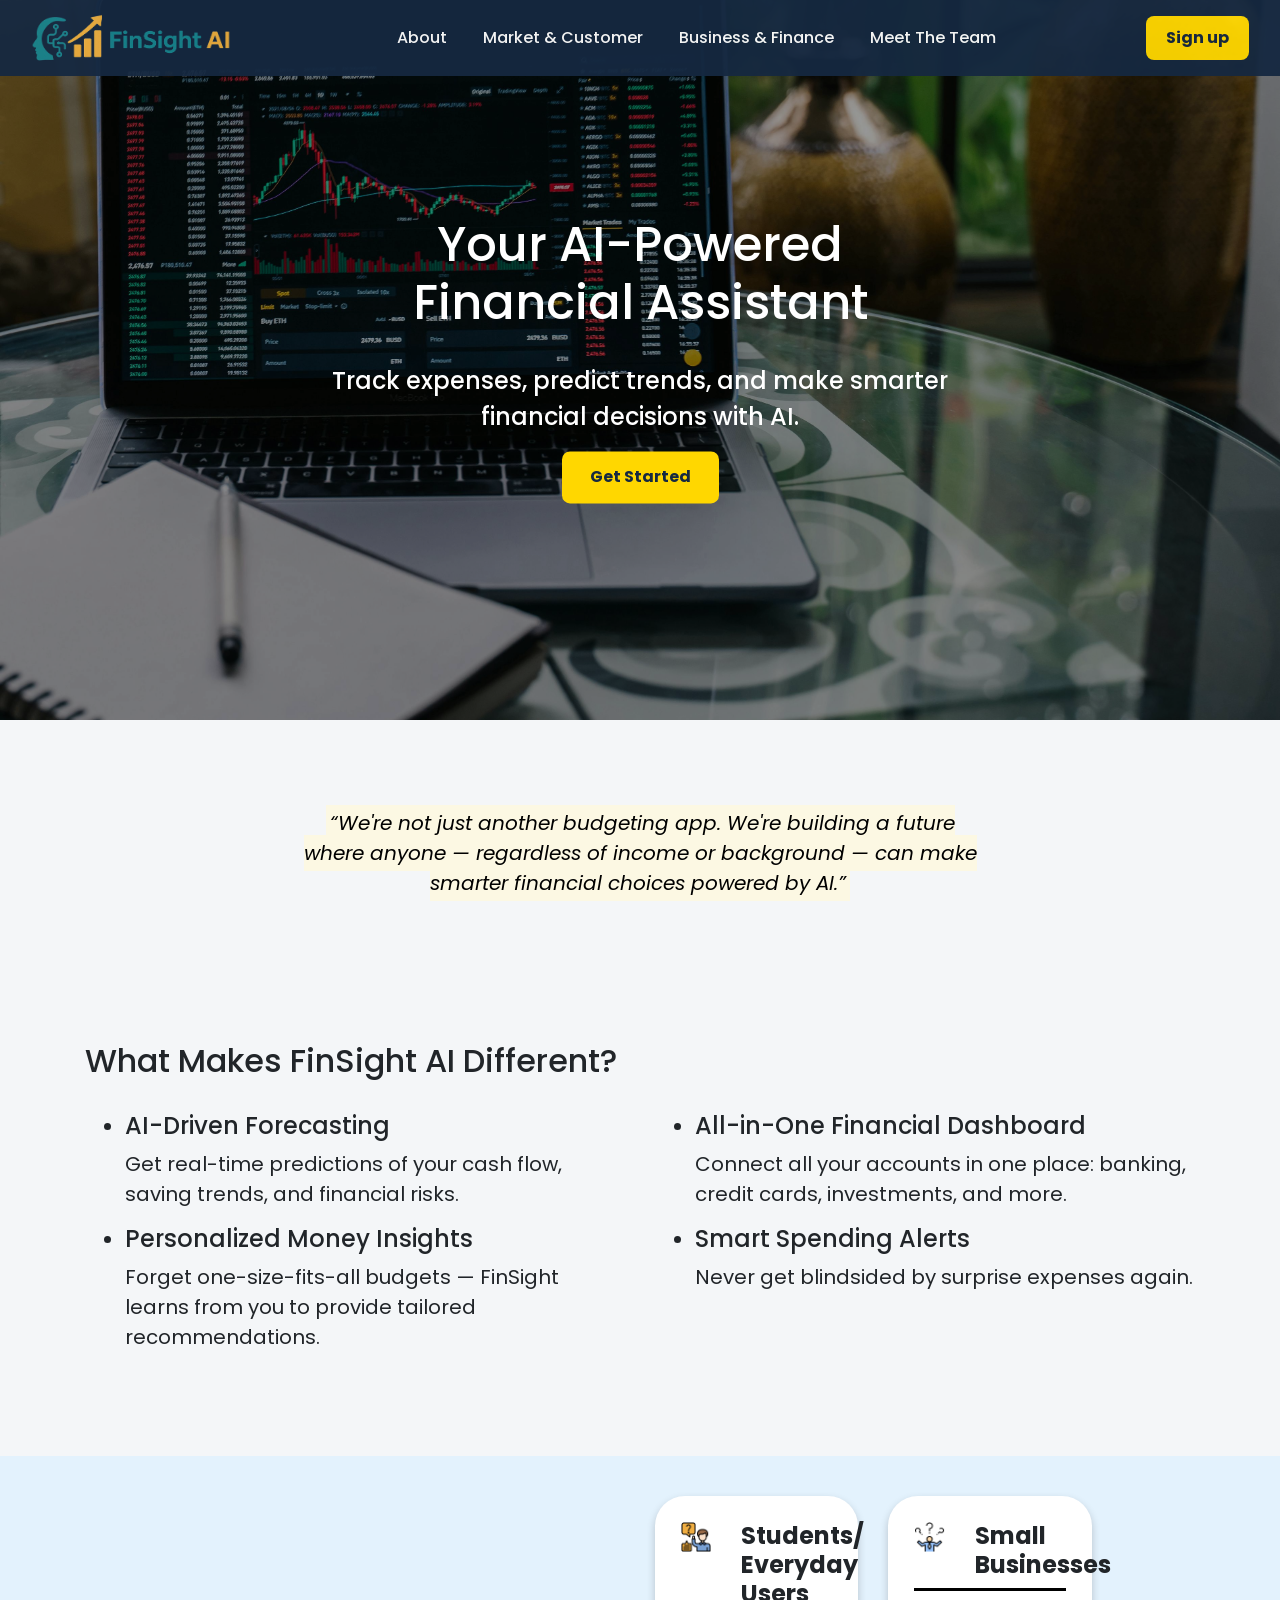
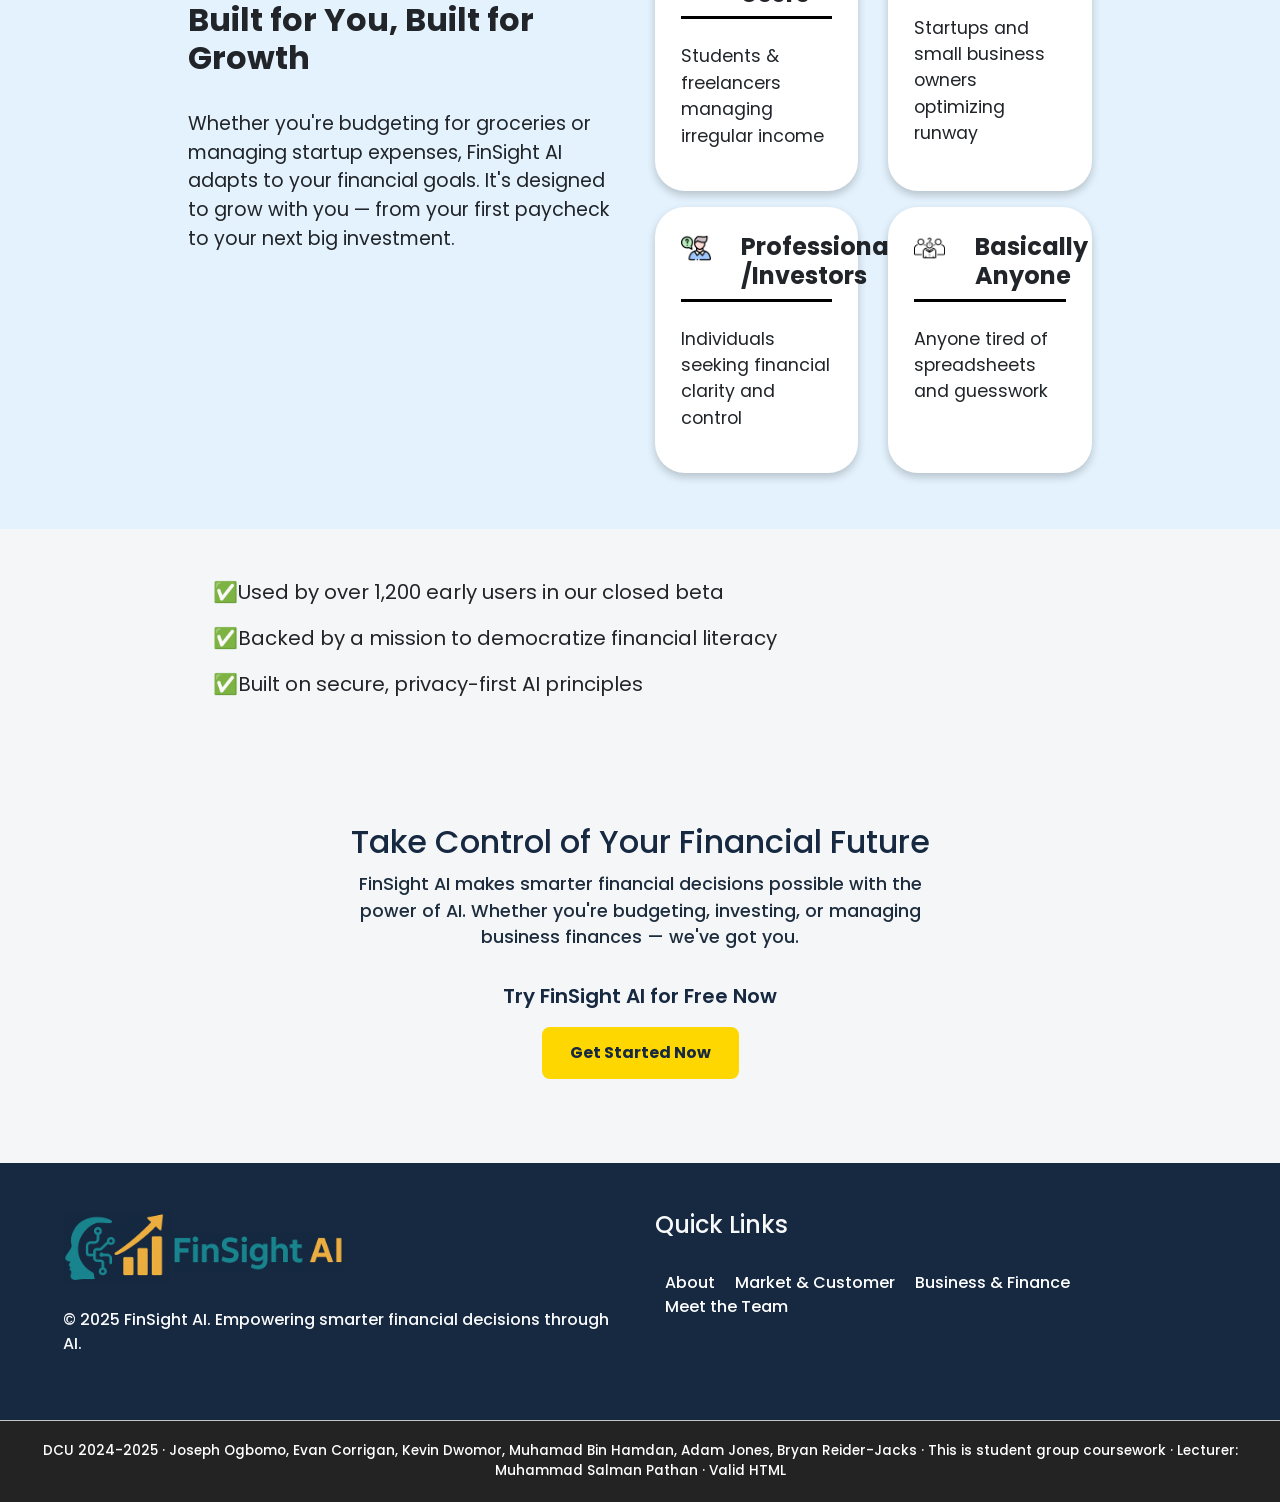
<file: Part 3 - Website/finsight-ai/index.html>
<!doctype html>
<html lang="en">

<head>
    <meta charset="utf-8">
    <meta name="viewport" content="width=device-width, initial-scale=1">
    <title>Home - FinSightAI</title>
    <link rel="icon" type="image/x-icon" href="images/finsight-logo-circle.png">
    <link rel="stylesheet" href="https://cdn.jsdelivr.net/npm/bootstrap@4.0.0/dist/css/bootstrap.min.css"
        integrity="sha384-Gn5384xqQ1aoWXA+058RXPxPg6fy4IWvTNh0E263XmFcJlSAwiGgFAW/dAiS6JXm" crossorigin="anonymous">
    <link href="css/layout.css" rel="stylesheet">
    <link href="css/fonts.css" rel="stylesheet">
    <script src="https://cdn.jsdelivr.net/npm/bootstrap@5.3.3/dist/js/bootstrap.bundle.min.js"></script>
    <link
        href="https://fonts.googleapis.com/css2?family=Poppins:ital,wght@0,100;0,200;0,300;0,400;0,500;0,600;0,700;0,800;0,900;1,100;1,200;1,300;1,400;1,500;1,600;1,700;1,800;1,900&display=swap"
        rel="stylesheet">
</head>

<body class="poppins-medium">
    <img src="images/homepage.jpg" class="bg-image" id="homepage-top" alt="homepage">
    <nav class="navbar navbar-expand-lg navbar-dark fixed-top">
        <div class="container-fluid">
            <a class="navbar-brand ms-2" href="#">
                <img src="images/finsight-logo-hor-transparent.png" width="200" height="50" alt="">
            </a>
            <button class="navbar-toggler" type="button" data-bs-toggle="collapse" data-bs-target="#navbarText">
                <span><img src="images/menu.png" width="40" height="40" class="menu-img" id="menu-img"
                        alt="menu icon"></span>
            </button>
            <div class="collapse navbar-collapse justify-content-center" id="navbarText">
                <ul class="navbar-nav">
                    <li class="nav-item">
                        <a class="nav-link" href="about.html">About</a>
                    </li>
                    <li class="nav-item">
                        <a class="nav-link" href="market_customer.html">Market & Customer</a>
                    </li>
                    <li class="nav-item">
                        <a class="nav-link" href="business_financial.html">Business & Finance</a>
                    </li>
                    <li class="nav-item">
                        <a class="nav-link" href="team.html">Meet The Team</a>
                    </li>
                </ul>
            </div>
            <a class="btn btn-primary" href="app/createAccount.html" role="button">Sign up</a>
            
        </div>
    </nav>

    <div class="centered">
        <h1>Your AI-Powered<br> Financial Assistant</h1>
        <br>
        <p>Track expenses, predict trends, and make smarter<br>financial decisions with AI.</p>
        <a class="btn btn-primary" href="app/createAccount.html" role="button">Get Started</a>
    </div>

    <div class="container">
        <div class="padding-global">
            <div class="padding-section-small">
                <p class="poppins-regular p-5 text-center" style="font-size: 1.25em;">
                    <mark>
                        <i>“We're not just another budgeting app. We're building a future<br>where anyone — regardless
                            of
                            income or background — can make<br>smarter financial choices powered by AI.”</i>
                    </mark>
                </p>
            </div>
        </div>
    </div>

    <section class="makes-different poppins-regular">
        <div class="container">
            <div class="padding-section-small">
                <h2>
                    What Makes FinSight AI Different?
                </h2>
                <br>
                <div class="row">
                    <div class="col-md-6">
                        <ul>
                            <li>
                                <h4>AI-Driven Forecasting</h4>
                                <p>Get real-time predictions of your cash flow, saving trends, and financial risks.</p>
                            </li>
                            <li>
                                <h4>Personalized Money Insights</h4>
                                <p>Forget one-size-fits-all budgets — FinSight learns from you to provide tailored
                                    recommendations.</p>
                            </li>
                        </ul>
                    </div>
                    <div class="col-md-6">
                        <ul>
                            <li>
                                <h4>All-in-One Financial Dashboard</h4>
                                <p>Connect all your accounts in one place: banking, credit cards, investments, and more.
                                </p>
                            </li>
                            <li>
                                <h4>Smart Spending Alerts</h4>
                                <p>Never get blindsided by surprise expenses again.</p>
                            </li>
                        </ul>
                    </div>
                </div>
            </div>
        </div>
    </section>

    <div style="background-color: #e3f2fd;">
        <section class="expansion">
            <div class="container-fluid mt-5">
                <div class="padding-global">
                    <div class="padding-section-small">
                        <div class="row">
                            <div class="col-lg-1"></div>
                            <div class="col-lg-5">
                                <div class="spad">
                                    <h2 class="poppins-bold">Built for You, Built for Growth</h2>
                                    <br>
                                    <p style="font-weight: 400; font-size: 1.2em;">Whether you're budgeting for
                                        groceries or managing startup expenses, FinSight AI adapts to your financial
                                        goals. It's designed to grow with you — from your first paycheck to your next
                                        big investment.
                                    </p>
                                </div>
                            </div>
                            <div class="col-lg-5">
                                <div class="row">
                                    <div class="col-6 mb-3">
                                        <div class="card-desc">
                                            <div class="row">
                                                <div class="col-4">
                                                    <img src="images/ask.png" style="width: 100%;" alt="Ask Icon">
                                                </div>
                                                <div class="col-8">
                                                    <h3>Students/
                                                        <br>Everyday Users
                                                    </h3>
                                                </div>
                                            </div>
                                            <div class="line"></div>
                                            <br>
                                            <p style="font-weight:400">Students & freelancers managing irregular income
                                            </p>
                                        </div>
                                    </div>
                                    <div class="col-6 mb-3">
                                        <div class="card-desc">
                                            <div class="row">
                                                <div class="col-4">
                                                    <img src="images/why.png" style="width: 100%;" alt="Why Icon">
                                                </div>
                                                <div class="col-8">
                                                    <h3>Small Businesses</h3>
                                                </div>
                                            </div>
                                            <div class="line"></div>
                                            <br>
                                            <p style="font-weight:400">Startups and small business owners optimizing
                                                runway</p>
                                        </div>
                                    </div>
                                    <div class="col-6 mb-3">
                                        <div class="card-desc">
                                            <div class="row">
                                                <div class="col-4">
                                                    <img src="images/questions.png" style="width: 100%;"
                                                        alt="Questions Icon">
                                                </div>
                                                <div class="col-8">
                                                    <h3>Professionas<br>
                                                        /Investors</h3>
                                                </div>
                                            </div>
                                            <div class="line"></div>
                                            <br>
                                            <p style="font-weight:400">Individuals seeking financial clarity and control
                                            </p>
                                        </div>
                                    </div>
                                    <div class="col-6 mb-3">
                                        <div class="card-desc">
                                            <div class="row">
                                                <div class="col-4">
                                                    <img src="images/person.png" style="width: 100%;" alt="Person Icon">
                                                </div>
                                                <div class="col-8">
                                                    <h3>Basically<br>Anyone</h3>
                                                </div>
                                            </div>
                                            <div class="line"></div>
                                            <br>
                                            <p style="font-weight:400">Anyone tired of spreadsheets and guesswork</p>
                                        </div>
                                    </div>
                                </div>
                            </div>
                            <div class="col-lg-1"></div>
                        </div>
                    </div>
                </div>
            </div>
        </section>
    </div>

    <div class="approved">
        <div class="container">
            <div class="padding-global">
                <div class="padding-section-small">
                    <ul class="poppins-regular" style="font-size: 1.25em;">
                        <li class="p-2">Used by over 1,200 early users in our closed beta</li>
                        <li class="p-2">Backed by a mission to democratize financial literacy</li>
                        <li class="p-2">Built on secure, privacy-first AI principles</li>
                    </ul>
                </div>
            </div>
        </div>
    </div>

    <section class="get-started">
        <h2>
            Take Control of Your Financial Future
        </h2>
        <p style="font-size: 1.1rem; color: #1E2D3D; max-width: 600px; margin: 0 auto 30px;">
            FinSight AI makes smarter financial decisions possible with the power of AI. Whether you're budgeting,
            investing, or managing business finances — we've got you.
        </p>

        <p style="font-size: 1.25rem; font-weight: 600; color: #162941;">Try FinSight AI for Free Now</p>

        <a href="app/createAccount.html" class="btn">Get Started Now</a>
        <br>
        <br>
    </section>


    <section class="my-footer text-light p-5">
        <div class="container-fluid">
            <div class="row">
                <div class="col-6">
                    <a href="index.html"><img src="images/finsight-logo-hor.png" style="width: 50%;"
                            alt="FinSight AI Logo"></a>
                    <br>
                    <br>
                    <p>© 2025 FinSight AI. Empowering smarter financial decisions through AI.</p>
                </div>
                <div class="col-6">
                    <div>
                        <h4>Quick Links</h4>
                        <br>
                        <ul class="footer-nav">
                            <li class="footer-item">
                                <a href="about.html" class="footer-link">About</a>
                            </li>
                            <li class="footer-item">
                                <a href="market_customer.html" class="footer-link">Market & Customer</a>
                            </li>
                            <li class="footer-item">
                                <a href="business_financial.html" class="footer-link">Business & Finance</a>
                            </li>
                            <li class="footer-item">
                                <a href="team.html" class="footer-link">Meet the Team</a>
                            </li>
                        </ul>
                    </div>
                </div>
            </div>
        </div>
    </section>

    <footer id="footer-layout">
        <a href="https://www.dcu.ie/">DCU 2024-2025</a>
        <span class="footer-separator">&middot;</span>
        <span class="footer-text">Joseph Ogbomo, Evan Corrigan, Kevin Dwomor, Muhamad Bin Hamdan, Adam Jones, Bryan
            Reider-Jacks</span>
        <span class="footer-separator">&middot;</span>
        <span class="footer-text">This is student group coursework</span>
        <span class="footer-separator">&middot;</span>
        <span class="footer-text">Lecturer: <a
                href="https://www.dcu.ie/computing/people/muhammad-salman-pathan">Muhammad
                Salman Pathan
            </a></span>
        <span class="footer-separator">&middot;</span>
        <span class="footer-text"><a href="http://validator.w3.org/check?uri=referer"
                title="W3C HTML Validation Service">Valid HTML</a></span>
    </footer>

    <script src="script.js"></script>
    <script src="https://code.jquery.com/jquery-3.2.1.slim.min.js"
        integrity="sha384-KJ3o2DKtIkvYIK3UENzmM7KCkRr/rE9/Qpg6aAZGJwFDMVNA/GpGFF93hXpG5KkN"
        crossorigin="anonymous"></script>
    <script src="https://cdn.jsdelivr.net/npm/popper.js@1.12.9/dist/umd/popper.min.js"
        integrity="sha384-ApNbgh9B+Y1QKtv3Rn7W3mgPxhU9K/ScQsAP7hUibX39j7fakFPskvXusvfa0b4Q"
        crossorigin="anonymous"></script>
    <script src="https://cdn.jsdelivr.net/npm/bootstrap@4.0.0/dist/js/bootstrap.min.js"
        integrity="sha384-JZR6Spejh4U02d8jOt6vLEHfe/JQGiRRSQQxSfFWpi1MquVdAyjUar5+76PVCmYl"
        crossorigin="anonymous"></script>
</body>

</html>
</file>
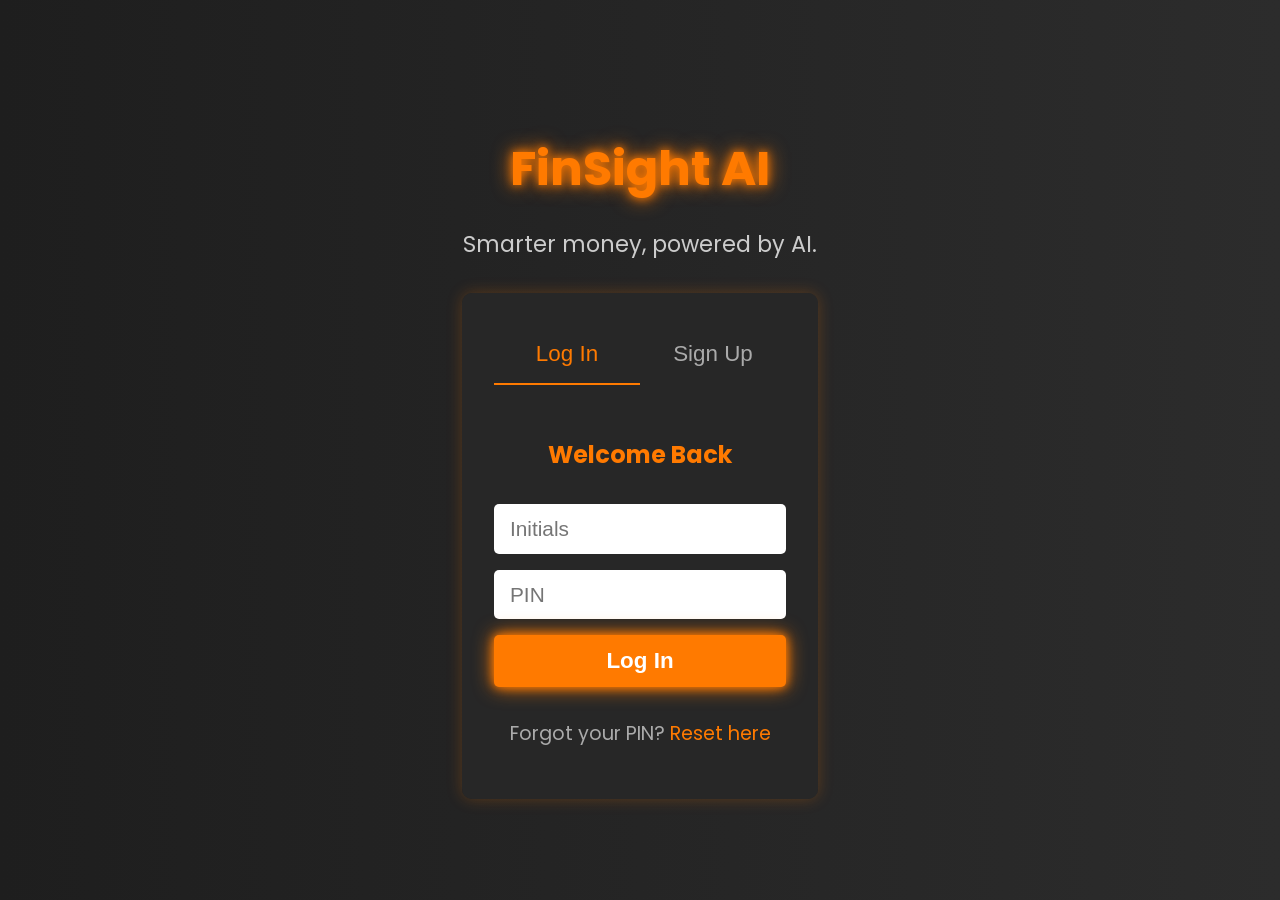
<file: Part 3 - Website/finsight-ai/app/index.html>
<!DOCTYPE html>
<html lang="en">

<head>
  <meta charset="UTF-8" />
  <meta name="viewport" content="width=device-width, initial-scale=1.0" />
  <meta http-equiv="X-UA-Compatible" content="ie=edge" />
  <link rel="shortcut icon" type="image/png" href="/icon.png" />

  <link href="https://fonts.googleapis.com/css?family=Poppins:400,500,600&display=swap" rel="stylesheet" />
  <link rel="icon" type="image/x-icon" href="../images/finsight-logo-circle.png">

  <link rel="stylesheet" href="css/style.css" />
  <title>Bankist</title>
</head>

<body>
  <!-- TOP NAVIGATION -->
  <nav>
    <div style="width: 20%;">
      <a href="../index.html">
        <img src="../images/finsight-logo-hor-transparent-black-and-white.png" style="width:100%;">
      </a>
    </div>
    <p class="welcome welcome-container">Finsight AI</p>
    <form class="login">
      <input type="text" placeholder="user" class="login__input login__input--user" />
      <input type="text" placeholder="PIN" maxlength="4" class="login__input login__input--pin" />
      <button type="button" class="login__btn">&rarr;</button>
    </form>
  </nav>

  <main class="app">
    <!-- BALANCE -->
    <div class="balance">
      <div>
        <p class="balance__label">Income</p>
        <p class="balance__date"><span class="date"></span></p>
      </div>
      <p class="balance__value">0000€</p>
    </div>

    <!-- MOVEMENTS -->
    <div class="movements"></div>

    <!-- SUMMARY -->
    <div class="summary">
      <p class="summary__label">Investments:</p>
      <p class="summary__value summary__value--interest js-investments">
        +20%
      </p>
    </div>

    <!-- OPERATION: TRANSFERS -->
    <div class="operation operation--transfer">
      <h2>Add Expense</h2>
      <form class="form form--transfer">
        <input type="number" class="form__input form__input--amount" />
        <button type="button" class="form__btn form__btn--transfer">
          &rarr;
        </button>
        <label class="form__label form__label--loan js-expense"></label>
      </form>
    </div>

    <!-- OPERATION: LOAN -->
    <div class="operation operation--loan">
      <h2>Add Income</h2>
      <form class="form form--loan">
        <input type="number" class="form__input form__input--loan-amount" />
        <button type="button" class="form__btn form__btn--loan">
          &rarr;
        </button>
        <label class="form__label form__label--loan"></label>
      </form>
    </div>

    <!-- OPERATION: CLOSE -->
    <div class="operation operation--close">
      <h2>Close account</h2>
      <form class="form form--close">
        <input type="text" class="form__input form__input--user" />
        <input type="password" maxlength="6" class="form__input form__input--pin" />
        <button type="button" class="form__btn form__btn--close">
          &rarr;
        </button>
        <label class="form__label">Confirm user</label>
        <label class="form__label">Confirm PIN</label>
      </form>
    </div>
  </main>

  <script src="js/script.js" type="module"></script>
</body>

</html>
</file>
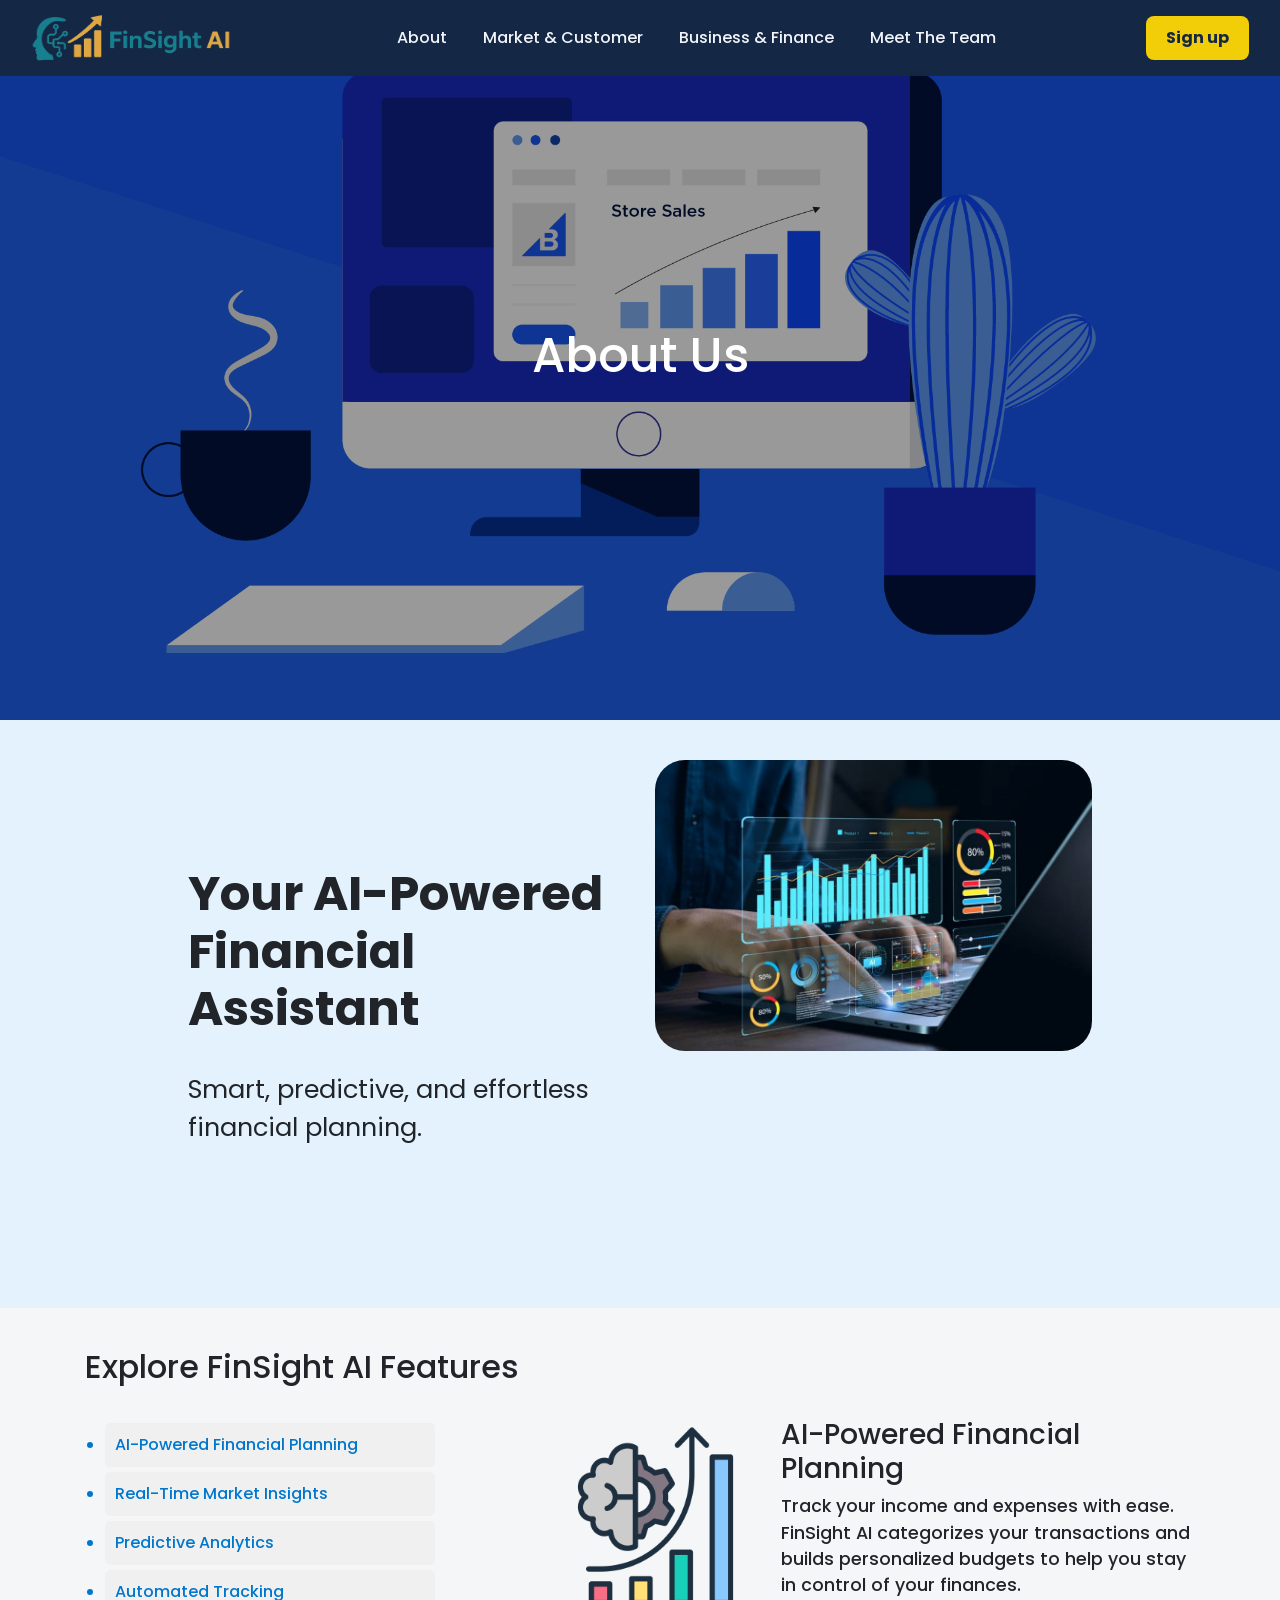
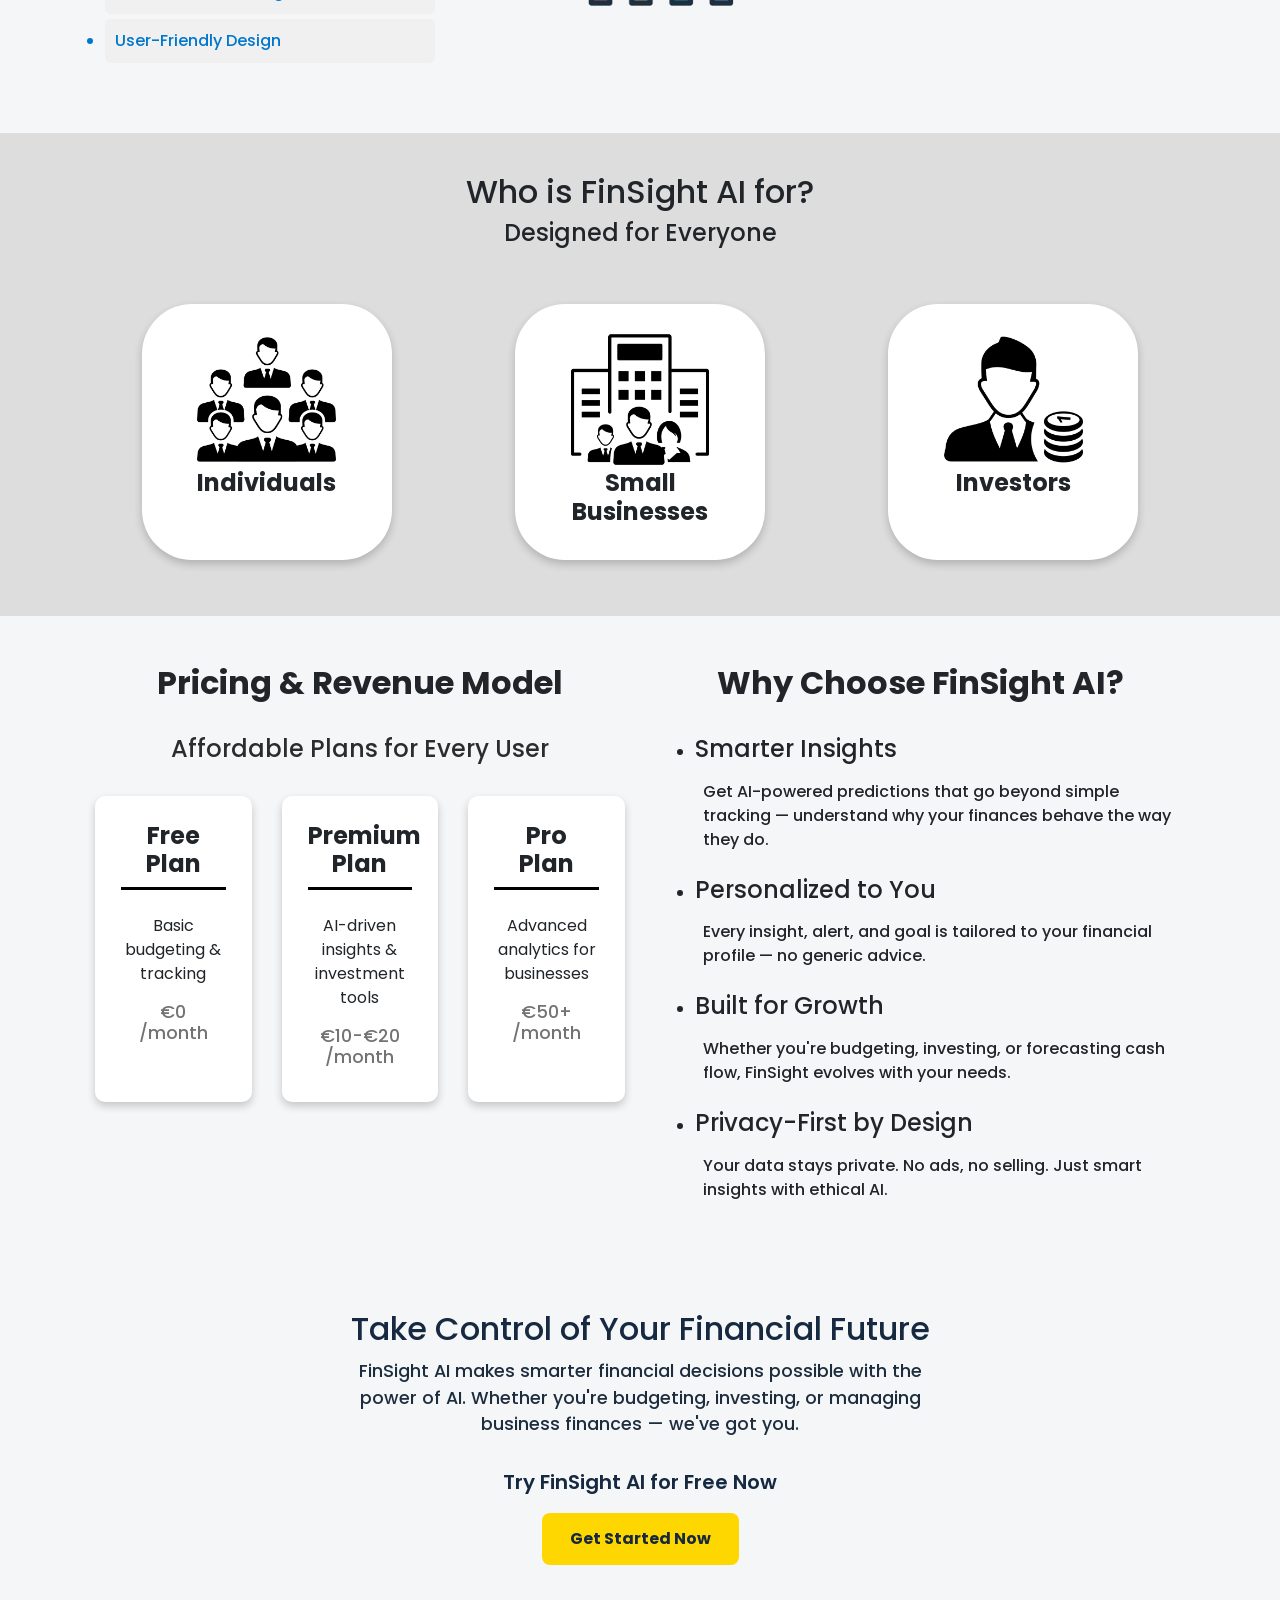
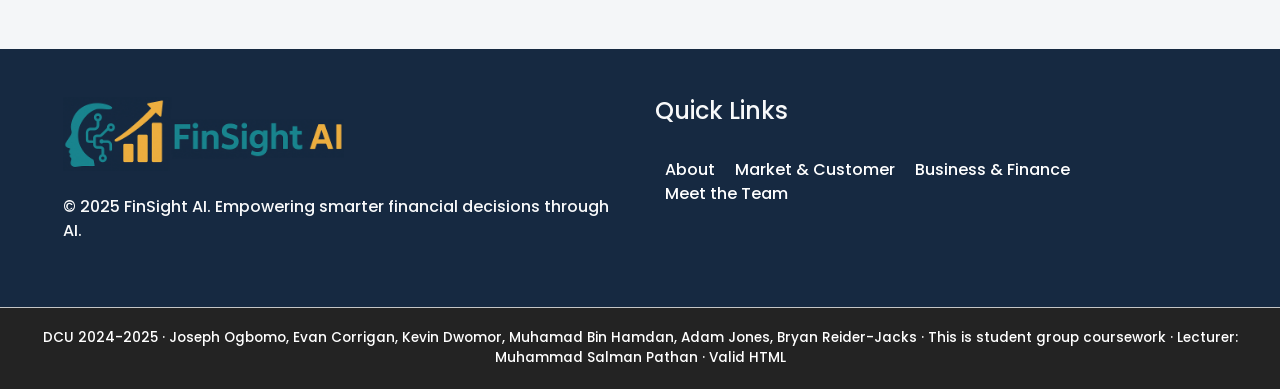
<file: Part 3 - Website/finsight-ai/about.html>
<!doctype html>
<html lang="en">

<head>
    <meta charset="utf-8">
    <meta name="viewport" content="width=device-width, initial-scale=1">
    <title>About - FinSightAI</title>
    <link rel="icon" type="image/x-icon" href="images/finsight-logo-circle.png">
    <link rel="stylesheet" href="https://cdn.jsdelivr.net/npm/bootstrap@4.0.0/dist/css/bootstrap.min.css"
        integrity="sha384-Gn5384xqQ1aoWXA+058RXPxPg6fy4IWvTNh0E263XmFcJlSAwiGgFAW/dAiS6JXm" crossorigin="anonymous">
    <link href="css/layout.css" rel="stylesheet">
    <link href="css/fonts.css" rel="stylesheet">
    <script src="https://cdn.jsdelivr.net/npm/bootstrap@5.3.3/dist/js/bootstrap.bundle.min.js"></script>
    <link
        href="https://fonts.googleapis.com/css2?family=Poppins:ital,wght@0,100;0,200;0,300;0,400;0,500;0,600;0,700;0,800;0,900;1,100;1,200;1,300;1,400;1,500;1,600;1,700;1,800;1,900&display=swap"
        rel="stylesheet">
    <link rel="stylesheet" href="https://cdnjs.cloudflare.com/ajax/libs/font-awesome/4.7.0/css/font-awesome.min.css">

</head>

<body class="poppins-medium">
    <img src="images/about_homepage.png" class="bg-image" id="homepage-top" alt="market and customer homepage">
    <nav class="navbar navbar-expand-lg navbar-dark fixed-top">
        <div class="container-fluid">

            <a class="navbar-brand ms-2" href="index.html">
                <img src="images/finsight-logo-hor-transparent.png" width="200" height="50" alt="FinSight AI Logo">
            </a>
            <button class="navbar-toggler" type="button" data-bs-toggle="collapse" data-bs-target="#navbarText">
                <span><img src="images/menu.png" width="40" height="40" class="menu-img" id="menu-img"
                        alt="menu icon"></span>
            </button>
            <div class="collapse navbar-collapse justify-content-center" id="navbarText">
                <ul class="navbar-nav">
                    <li class="nav-item">
                        <a class="nav-link" href="about.html">About</a>
                    </li>
                    <li class="nav-item">
                        <a class="nav-link" href="market_customer.html">Market & Customer</a>
                    </li>
                    <li class="nav-item">
                        <a class="nav-link" href="business_financial.html">Business & Finance</a>
                    </li>
                    <li class="nav-item">
                        <a class="nav-link" href="team.html">Meet The Team</a>
                    </li>
                </ul>
            </div>
            <a class="btn btn-primary" href="app/createAccount.html" role="button">Sign up</a>
        </div>
    </nav>

    <div class="centered">
        <h1>About Us</h1>
    </div>

    <div style="background-color: #e3f2fd;">
        <section class="expansion">
            <div class="container-fluid">
                <div class="padding-global">
                    <div class="padding-section-small">
                        <div class="row">
                            <div class="col-lg-1"></div>
                            <div class="col-lg-5">
                                <div class="spad">
                                    <h2 class="poppins-bold" style="font-size: 3em;">Your AI-Powered Financial Assistant
                                    </h2>
                                    <br>
                                    <p style="font-weight: 400; font-size: 1.6em;">Smart, predictive, and effortless
                                        financial planning.
                                    </p>
                                </div>
                            </div>
                            <div class="col-lg-5"><img src="images/hero-about.png"
                                    style="width: 100%; border-radius: 30px;" alt="Hero Image"></div>
                            <div class="col-lg-1"></div>
                        </div>
                    </div>
                </div>
            </div>
        </section>
    </div>

    <div class="container">
        <div class="padding-section-small">
            <section class="features">
                <h2>Explore FinSight AI Features</h2>
                <br>
                <div class="row">
                    <div class="col-lg-4 featureList">
                        <ul id="featureList">
                            <li data-target="feature1">AI-Powered Financial Planning</li>
                            <li data-target="feature2">Real-Time Market Insights</li>
                            <li data-target="feature3">Predictive Analytics</li>
                            <li data-target="feature4">Automated Tracking</li>
                            <li data-target="feature5">User-Friendly Design</li>
                        </ul>
                    </div>
                    <div class="col-lg-1"></div>
                    <div class="col-lg-7">
                        <div class="feature-container">
                            <div id="feature1" class="feature-block active">
                                <img src="images/business-intelligence.png" alt="AI-Powered Financial Planning">
                                <div class="text-content">
                                    <h3>AI-Powered Financial Planning</h3>
                                    <p>Track your income and expenses with ease. FinSight AI categorizes your
                                        transactions
                                        and
                                        builds
                                        personalized budgets to help you stay in control of your finances.</p>
                                </div>
                            </div>

                            <div id="feature2" class="feature-block">
                                <img src="images/insight.png" alt="Real-Time Market Insights">
                                <div class="text-content">
                                    <h3>Real-Time Market Insights</h3>
                                    <p>Stay ahead of financial trends with instant updates on market movements.</p>
                                </div>
                            </div>

                            <div id="feature3" class="feature-block">
                                <img src="images/analytics.png" alt="Predictive Analytics">
                                <div class="text-content">
                                    <h3>Predictive Analytics</h3>
                                    <p>Anticipate future expenses and cash flow to make proactive decisions.</p>
                                </div>
                            </div>
                            <div id="feature4" class="feature-block">
                                <img src="images/tracking.png" alt="Automated Tracking">
                                <div class="text-content">
                                    <h3>Automated Tracking</h3>
                                    <p>Manage expenses and investments effortlessly with AI-driven monitoring.</p>
                                </div>
                            </div>
                            <div id="feature5" class="feature-block">
                                <img src="images/user-friendly.png" alt="User-Friendly Design">
                                <div class="text-content">
                                    <h3>User-Friendly Design</h3>
                                    <p>Accessible to both financial experts and everyday users, ensuring ease of use
                                        without
                                        complexity.</p>
                                </div>
                            </div>
                        </div>
                    </div>
                </div>
            </section>
        </div>
    </div>

    <section style="background-color: rgb(221, 221, 221);">
        <div class="container-fluid">
            <div class="padding-global">
                <div class="padding-section-small">
                    <div class="pb-5 text-center">
                        <h2>Who is FinSight AI for?</h2>
                        <h4>Designed for Everyone</h4>
                    </div>
                    <div class="row justify-content-center">
                        <div class="col-lg-3 mb-3">
                            <div class="card-desc" style="border-radius: 50px;">
                                <div class="justify-content-center" style="display: flex">
                                    <img src="images/individual-icon.png" style="width: 70%;" alt="Individual Icon">
                                </div>
                                <div class="text-center">
                                    <h3>
                                        Individuals
                                    </h3>
                                </div>
                            </div>
                        </div>
                        <div class="col-lg-1"></div>
                        <div class="col-lg-3 mb-3">
                            <div class="card-desc" style="border-radius: 50px;">
                                <div class="justify-content-center" style="display: flex">
                                    <img src="images/business-icon.png" style="width: 70%;" alt="Business Icon">
                                </div>
                                <div class="text-center">
                                    <h3>
                                        Small Businesses
                                    </h3>
                                </div>
                            </div>
                        </div>
                        <div class="col-lg-1"></div>
                        <div class="col-lg-3 mb-3">
                            <div class="card-desc" style="border-radius: 50px;">
                                <div class="justify-content-center" style="display: flex">
                                    <img src="images/investor-icon.png" style="width: 70%;" alt="Investor Icon">
                                </div>
                                <div class="text-center">
                                    <h3>
                                        Investors
                                    </h3>
                                </div>
                            </div>
                        </div>
                    </div>
                </div>
            </div>
        </div>
    </section>

    <div class="container-fluid">
        <div class="padding-global">
            <div class="row">
                <div class="col-lg-6">
                    <div class="mt-5 text-center">
                        <h2 class="poppins-bold">Pricing & Revenue Model</h2>
                        <br>
                        <h4 style="color: rgb(44, 44, 44);">Affordable Plans for Every User</h4>
                    </div>
                    <br>
                    <div class="row">
                        <div class="col-md-4">
                            <div class="card-desc" style="border-radius: 10px;">
                                <div class="text-center">
                                    <h2 class="poppins-bold" style="font-size: 1.5em;">Free<br>Plan</h2>
                                    <div class="line"></div>
                                    <br>
                                    <p>Basic budgeting & tracking</p>
                                    <h4 style="color: rgb(115, 115, 115);">
                                        €0<br>/month
                                    </h4>
                                </div>
                            </div>
                        </div>
                        <div class="col-md-4">
                            <div class="card-desc" style="border-radius: 10px;">
                                <div class="text-center">
                                    <h2 class="poppins-bold" style="font-size: 1.5em;">Premium<br>Plan</h2>
                                    <div class="line"></div>
                                    <br>
                                    <p>AI-driven insights & investment tools</p>
                                    <h4 style="color: rgb(115, 115, 115);">
                                        €10-€20<br>/month
                                    </h4>
                                </div>
                            </div>
                        </div>
                        <div class="col-md-4">
                            <div class="card-desc" style="border-radius: 10px;">
                                <div class="text-center">
                                    <h2 class="poppins-bold" style="font-size: 1.5em;">Pro<br>Plan</h2>
                                    <div class="line"></div>
                                    <br>
                                    <p>Advanced analytics for businesses</p>
                                    <h4 style="color: rgb(115, 115, 115);">
                                        €50+<br>/month
                                    </h4>
                                </div>
                            </div>
                        </div>
                    </div>
                </div>

                <div class="col-lg-6">
                    <div class="mt-5">
                        <h2 class="poppins-bold text-center">Why Choose FinSight AI?</h2>
                        <br>
                        <ul>
                            <li>
                                <h4>Smarter Insights</h4>
                                <p class="p-2">Get AI-powered predictions that go beyond simple tracking — understand
                                    why your
                                    finances behave the way they do.</p>
                            </li>
                            <li>
                                <h4>Personalized to You</h4>
                                <p class="p-2">Every insight, alert, and goal is tailored to your financial profile — no
                                    generic
                                    advice.</p>
                            </li>
                            <li>
                                <h4>Built for Growth</h4>
                                <p class="p-2">Whether you're budgeting, investing, or forecasting cash flow, FinSight
                                    evolves with
                                    your needs.</p>
                            </li>
                            <li>
                                <h4>Privacy-First by Design</h4>
                                <p class="p-2">Your data stays private. No ads, no selling. Just smart insights with
                                    ethical AI.</p>
                            </li>
                        </ul>
                    </div>
                    <br>

                </div>
            </div>
        </div>
    </div>

    <section class="get-started">
        <h2>
            Take Control of Your Financial Future
        </h2>
        <p style="font-size: 1.1rem; color: #1E2D3D; max-width: 600px; margin: 0 auto 30px;">
            FinSight AI makes smarter financial decisions possible with the power of AI. Whether you're budgeting,
            investing, or managing business finances — we've got you.
        </p>

        <p style="font-size: 1.25rem; font-weight: 600; color: #162941;">Try FinSight AI for Free Now</p>

        <a href="app/createAccount.html" class="btn">Get Started Now</a>
        <br>
        <br>
    </section>

    <section class="my-footer text-light p-5">
        <div class="container-fluid">
            <div class="row">
                <div class="col-6">
                    <a href="index.html"><img src="images/finsight-logo-hor.png" style="width: 50%;" alt="FinSight AI Logo"></a>
                    <br>
                    <br>
                    <p>© 2025 FinSight AI. Empowering smarter financial decisions through AI.</p>
                </div>
                <div class="col-6">
                    <div>
                        <h4>Quick Links</h4>
                        <br>
                        <ul class="footer-nav">
                            <li class="footer-item">
                                <a href="about.html" class="footer-link">About</a>
                            </li>
                            <li class="footer-item">
                                <a href="market_customer.html" class="footer-link">Market & Customer</a>
                            </li>
                            <li class="footer-item">
                                <a href="business_financial.html" class="footer-link">Business & Finance</a>
                            </li>
                            <li class="footer-item">
                                <a href="team.html" class="footer-link">Meet the Team</a>
                            </li>
                        </ul>
                    </div>
                </div>
            </div>
        </div>
    </section>


    <footer id="footer-layout">
        <a href="https://www.dcu.ie/">DCU 2024-2025</a>
        <span class="footer-separator">&middot;</span>
        <span class="footer-text">Joseph Ogbomo, Evan Corrigan, Kevin Dwomor, Muhamad Bin Hamdan, Adam Jones, Bryan
            Reider-Jacks</span>
        <span class="footer-separator">&middot;</span>
        <span class="footer-text">This is student group coursework</span>
        <span class="footer-separator">&middot;</span>
        <span class="footer-text">Lecturer: <a
                href="https://www.dcu.ie/computing/people/muhammad-salman-pathan">Muhammad
                Salman Pathan
            </a></span>
        <span class="footer-separator">&middot;</span>
        <span class="footer-text"><a href="http://validator.w3.org/check?uri=referer"
                title="W3C HTML Validation Service">Valid HTML</a></span>
    </footer>

    <script src="script.js"></script>
    <script src="https://code.jquery.com/jquery-3.2.1.slim.min.js"
        integrity="sha384-KJ3o2DKtIkvYIK3UENzmM7KCkRr/rE9/Qpg6aAZGJwFDMVNA/GpGFF93hXpG5KkN"
        crossorigin="anonymous"></script>
    <script src="https://cdn.jsdelivr.net/npm/popper.js@1.12.9/dist/umd/popper.min.js"
        integrity="sha384-ApNbgh9B+Y1QKtv3Rn7W3mgPxhU9K/ScQsAP7hUibX39j7fakFPskvXusvfa0b4Q"
        crossorigin="anonymous"></script>
    <script src="https://cdn.jsdelivr.net/npm/bootstrap@4.0.0/dist/js/bootstrap.min.js"
        integrity="sha384-JZR6Spejh4U02d8jOt6vLEHfe/JQGiRRSQQxSfFWpi1MquVdAyjUar5+76PVCmYl"
        crossorigin="anonymous"></script>
</body>

</html>
</file>
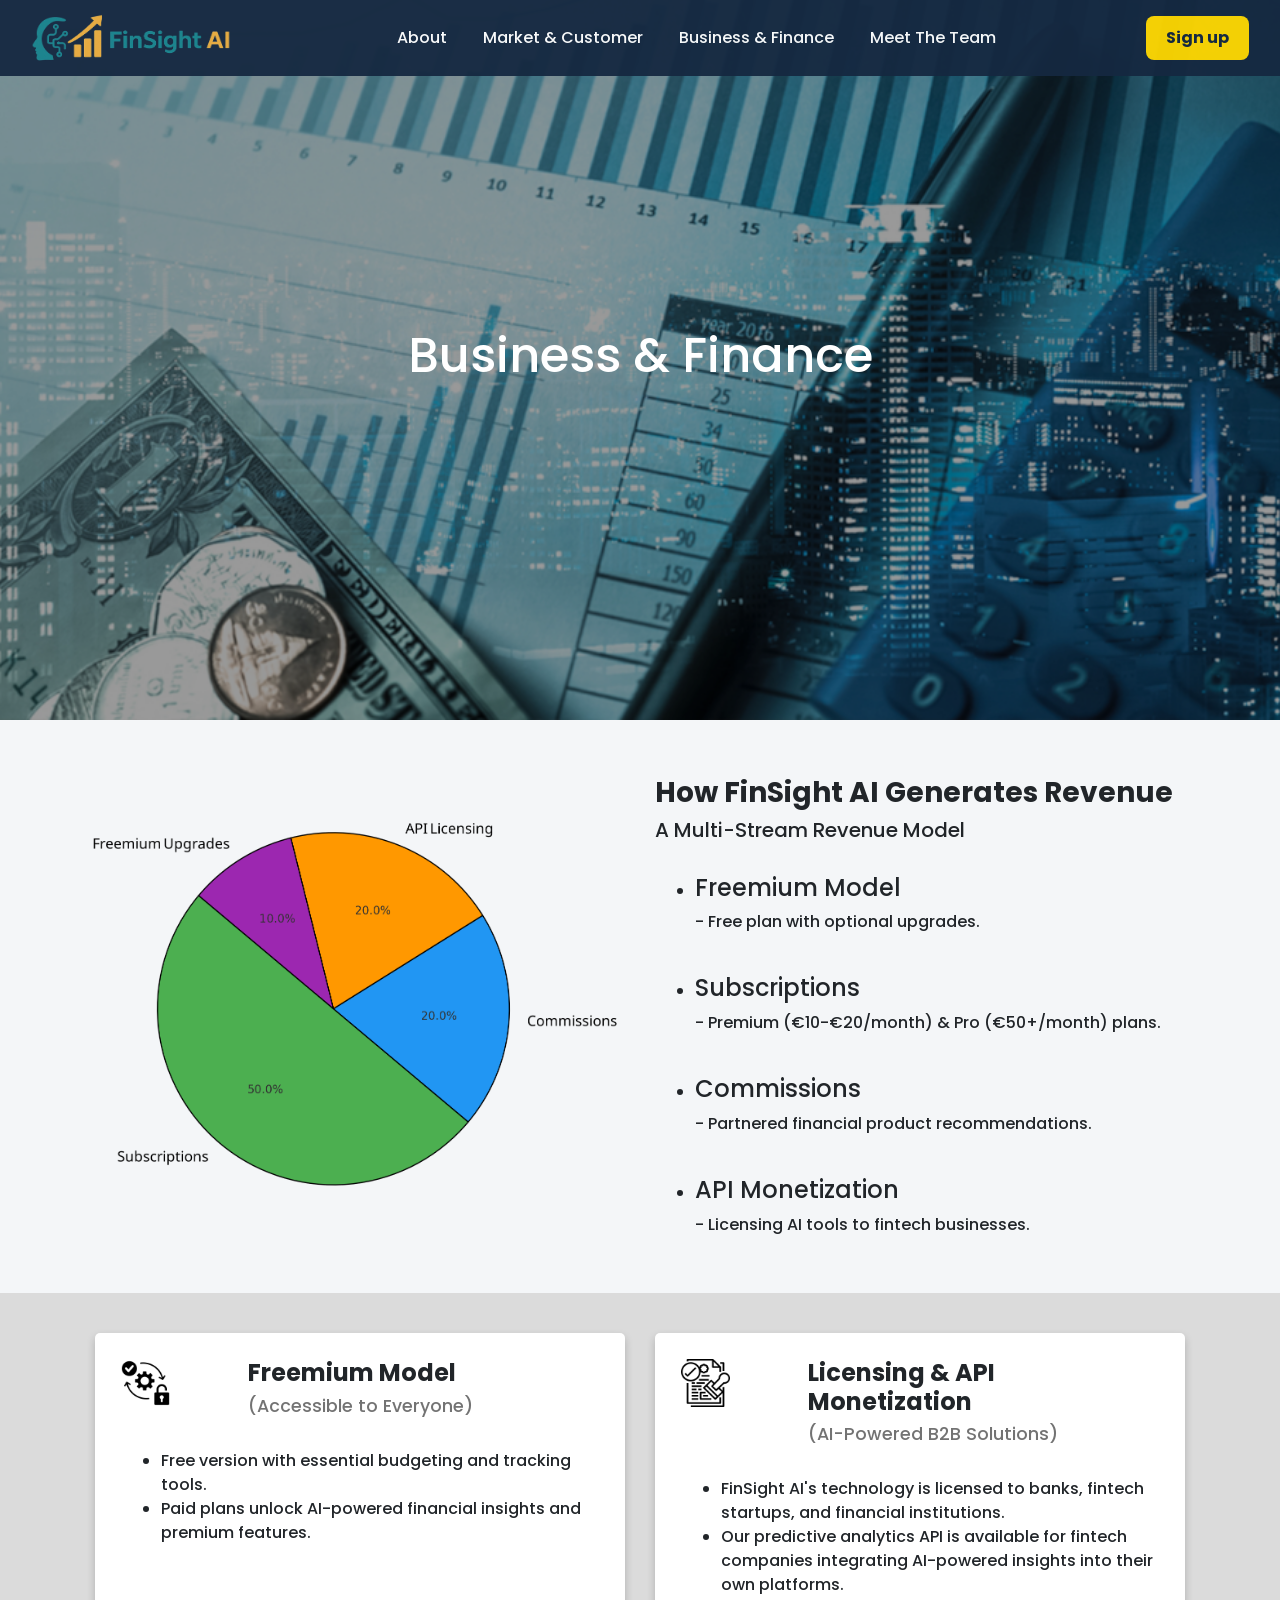
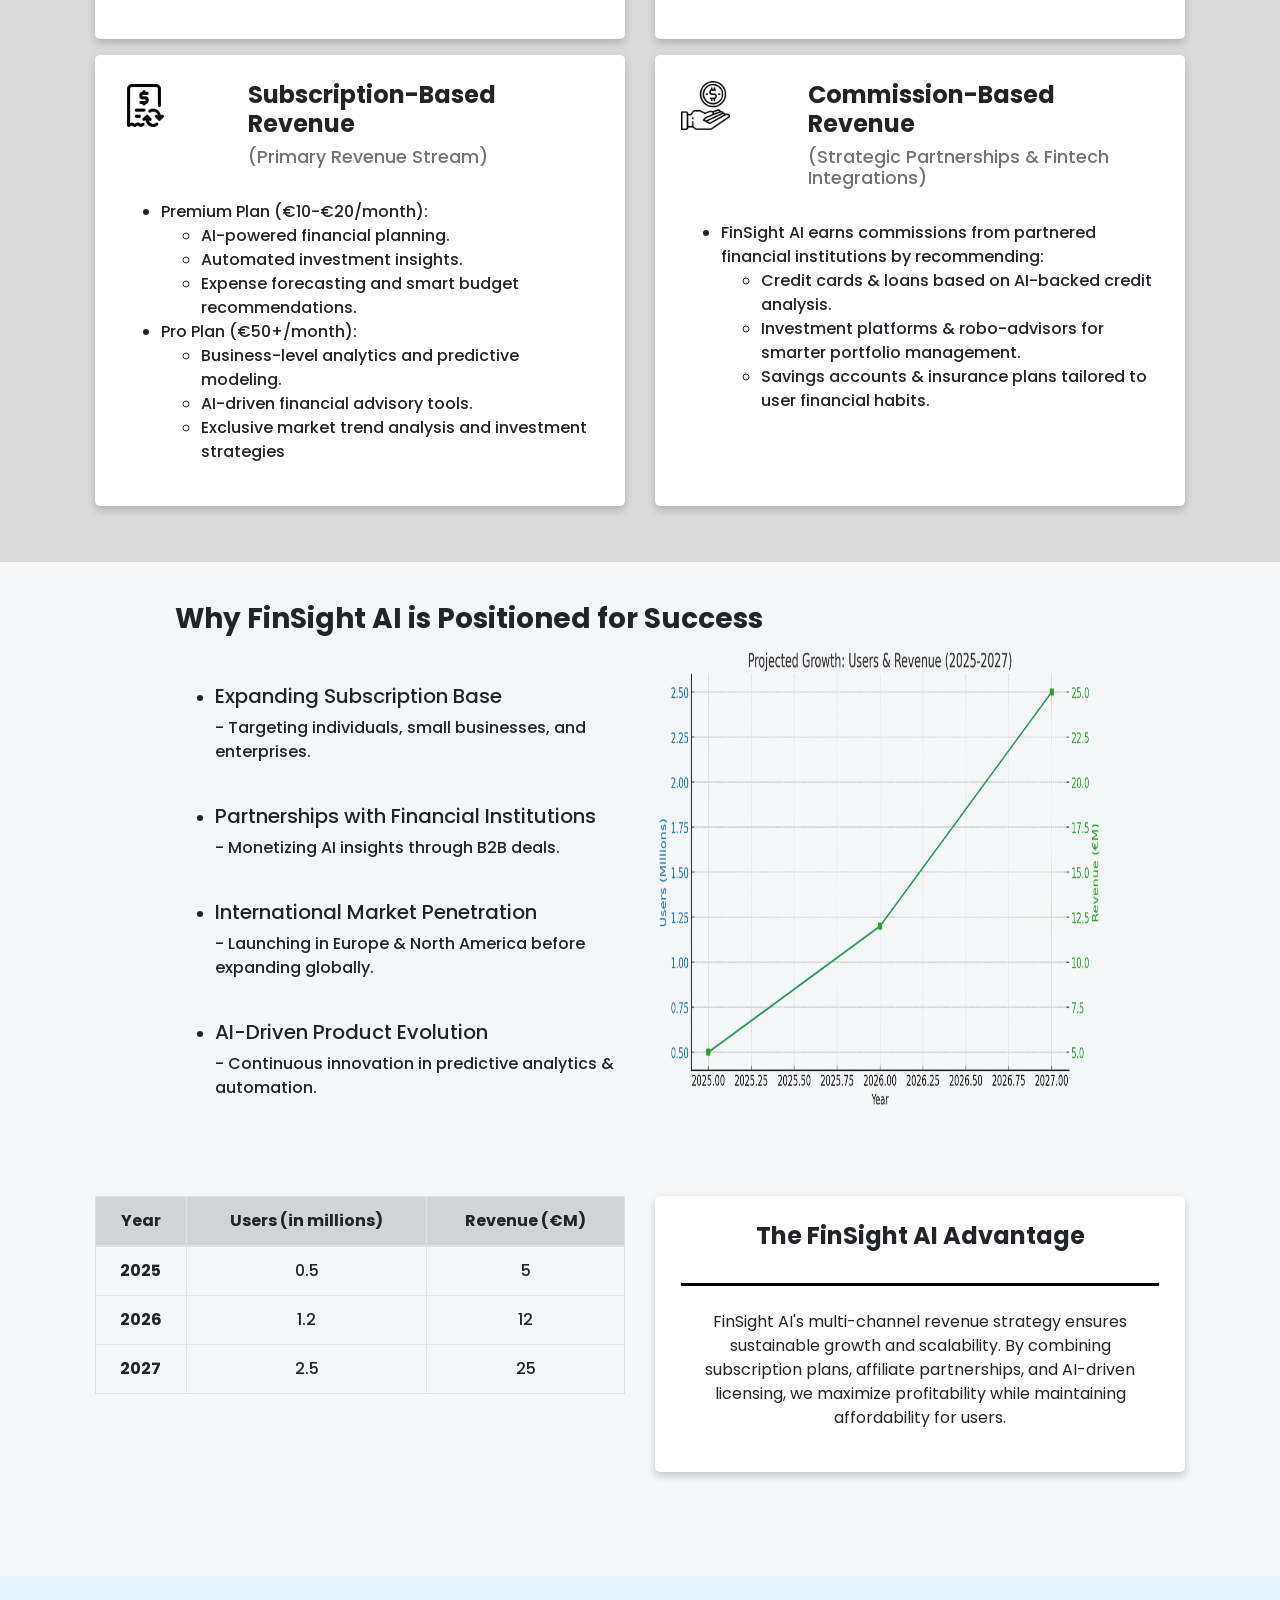
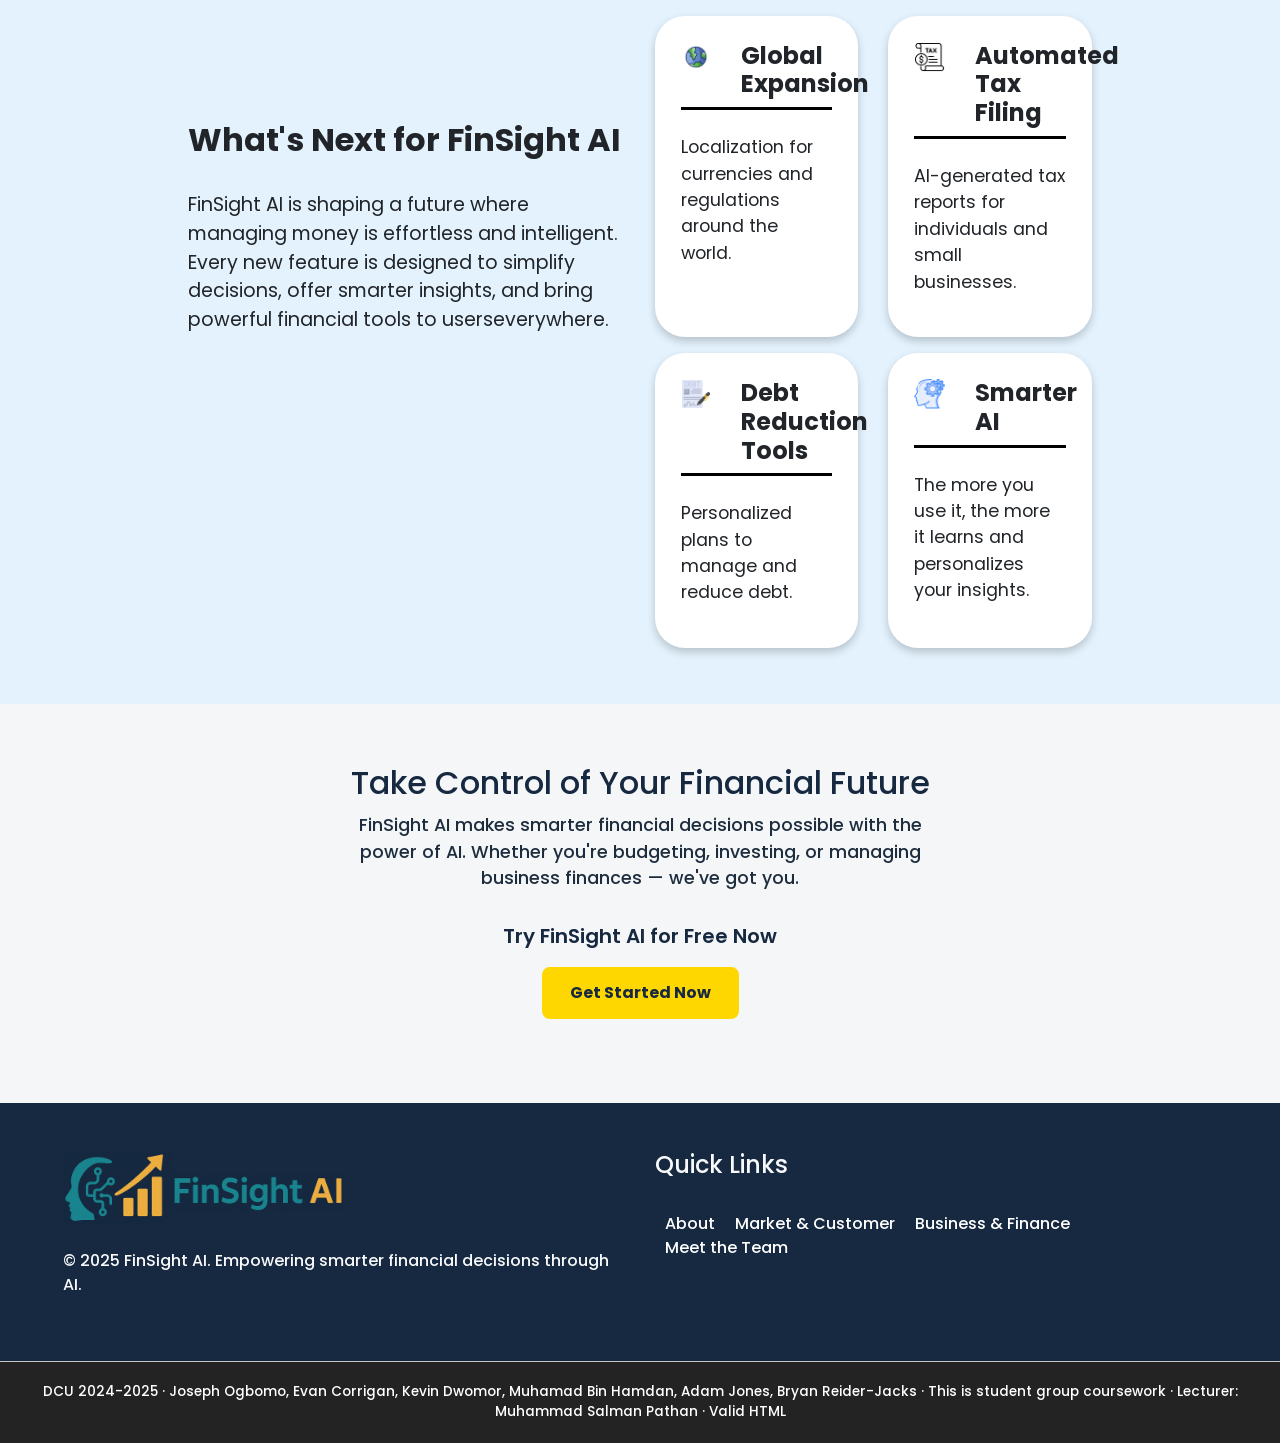
<file: Part 3 - Website/finsight-ai/business_financial.html>
<!doctype html>
<html lang="en">

<head>
    <meta charset="utf-8">
    <meta name="viewport" content="width=device-width, initial-scale=1">
    <title>Business & Finance - FinSightAI</title>
    <link rel="icon" type="image/x-icon" href="images/finsight-logo-circle.png">
    <link rel="stylesheet" href="https://cdn.jsdelivr.net/npm/bootstrap@4.0.0/dist/css/bootstrap.min.css"
        integrity="sha384-Gn5384xqQ1aoWXA+058RXPxPg6fy4IWvTNh0E263XmFcJlSAwiGgFAW/dAiS6JXm" crossorigin="anonymous">
    <link href="css/layout.css" rel="stylesheet">
    <link href="css/fonts.css" rel="stylesheet">
    <script src="https://cdn.jsdelivr.net/npm/bootstrap@5.3.3/dist/js/bootstrap.bundle.min.js"></script>
    <link
        href="https://fonts.googleapis.com/css2?family=Poppins:ital,wght@0,100;0,200;0,300;0,400;0,500;0,600;0,700;0,800;0,900;1,100;1,200;1,300;1,400;1,500;1,600;1,700;1,800;1,900&display=swap"
        rel="stylesheet">
    <link rel="stylesheet" href="https://cdnjs.cloudflare.com/ajax/libs/font-awesome/4.7.0/css/font-awesome.min.css">

</head>

<body class="poppins-medium">
    <img src="images/business_finance_homepage.png" class="bg-image" id="homepage-top"
        alt="business and finance homepage">
    <nav class="navbar navbar-expand-lg navbar-dark fixed-top">
        <div class="container-fluid">

            <a class="navbar-brand ms-2" href="index.html">
                <img src="images/finsight-logo-hor-transparent.png" width="200" height="50" alt="FinSight AI Logo">
            </a>
            <button class="navbar-toggler" type="button" data-bs-toggle="collapse" data-bs-target="#navbarText">
                <span><img src="images/menu.png" width="40" height="40" class="menu-img" id="menu-img"
                        alt="menu icon"></span>
            </button>
            <div class="collapse navbar-collapse justify-content-center" id="navbarText">
                <ul class="navbar-nav">
                    <li class="nav-item">
                        <a class="nav-link" href="about.html">About</a>
                    </li>
                    <li class="nav-item">
                        <a class="nav-link" href="market_customer.html">Market & Customer</a>
                    </li>
                    <li class="nav-item">
                        <a class="nav-link" href="business_financial.html">Business & Finance</a>
                    </li>
                    <li class="nav-item">
                        <a class="nav-link" href="team.html">Meet The Team</a>
                    </li>
                </ul>
            </div>
            <a class="btn btn-primary" href="app/createAccount.html" role="button">Sign up</a>
        </div>
    </nav>

    <div class="centered">
        <h1>Business & Finance</h1>
    </div>

    <div class="container">
        <div class="padding-section-small">
            <div class="row">
                <div class="col-md-6"><img src="images/chart.png" style="width: 100%;" alt="Revenue Chart"></div>
                <div class="col-md-6">
                    <div class="p-2"></div>
                    <h3 class="poppins-bold">How FinSight AI Generates Revenue</h3>
                    <h5>A Multi-Stream Revenue Model</h5>
                    <br>
                    <ul>
                        <li>
                            <h4>Freemium Model</h4>
                            <p> - Free plan with optional upgrades.</p>
                            <br>
                        </li>
                        <li>
                            <h4>Subscriptions</h4>
                            <p> - Premium (€10-€20/month) & Pro (€50+/month) plans.</p>
                            <br>
                        </li>
                        <li>
                            <h4>Commissions</h4>
                            <p> - Partnered financial product recommendations.</p>
                            <br>
                        </li>
                        <li>
                            <h4>API Monetization</h4>
                            <p> - Licensing AI tools to fintech businesses.</p>
                        </li>
                    </ul>
                </div>
            </div>
        </div>
    </div>
    <section class="opinion">
        <div class="container-fluid">
            <div class="padding-global">
                <div class="padding-section-small">
                    <div class="row">
                        <div class="col-xl-6 mb-3">
                            <div class="card-desc">
                                <div class="row">
                                    <div class="col-3">
                                        <img src="images/freemium.png" style="width: 50%;" alt="Freemium Icon">
                                    </div>
                                    <div class="col-9">
                                        <h3>Freemium Model</h3>
                                        <h4 style="color: rgb(115, 115, 115);">(Accessible to Everyone)</h4>
                                    </div>
                                </div>
                                <br>
                                <ul>
                                    <li>Free version with essential budgeting and tracking tools.</li>
                                    <li>Paid plans unlock AI-powered financial insights and premium features.
                                    </li>
                                </ul>
                            </div>
                        </div>
                        <div class="col-xl-6 mb-3">
                            <div class="card-desc">
                                <div class="row">
                                    <div class="col-3">
                                        <img src="images/licensing.png" style="width: 50%;" alt="Licensing Icon">
                                    </div>
                                    <div class="col-9">
                                        <h3>Licensing & API Monetization</h3>
                                        <h4 style="color: rgb(115, 115, 115);">(AI-Powered B2B Solutions)</h4>
                                    </div>
                                </div>
                                <br>
                                <ul>
                                    <li>FinSight AI's technology is licensed to banks, fintech startups, and financial
                                        institutions.</li>
                                    <li>Our predictive analytics API is available for fintech companies integrating
                                        AI-powered insights into their own platforms.</li>
                                </ul>
                            </div>
                        </div>
                        <div class="col-xl-6 mb-3">
                            <div class="card-desc">
                                <div class="row">
                                    <div class="col-3">
                                        <img src="images/subscription.png" style="width: 50%;" alt="Subscription Icon">
                                    </div>
                                    <div class="col-9">
                                        <h3>Subscription-Based Revenue</h3>
                                        <h4 style="color: rgb(115, 115, 115);">(Primary Revenue Stream)</h4>
                                    </div>
                                </div>
                                <br>
                                <ul>
                                    <li>Premium Plan (€10-€20/month):
                                        <ul>
                                            <li>AI-powered financial planning.</li>
                                            <li>Automated investment insights.</li>
                                            <li>Expense forecasting and smart budget recommendations.</li>
                                        </ul>
                                    </li>
                                    <li>Pro Plan (€50+/month):
                                        <ul>
                                            <li>Business-level analytics and predictive modeling.</li>
                                            <li>AI-driven financial advisory tools.</li>
                                            <li>Exclusive market trend analysis and investment strategies</li>
                                        </ul>
                                    </li>
                                </ul>
                            </div>
                        </div>
                        <div class="col-xl-6 mb-3">
                            <div class="card-desc">
                                <div class="row">
                                    <div class="col-3">
                                        <img src="images/commision.png" style="width: 50%;" alt="Commissions Icon">
                                    </div>
                                    <div class="col-9">
                                        <h3>Commission-Based Revenue</h3>
                                        <h4 style="color: rgb(115, 115, 115);">(Strategic Partnerships & Fintech
                                            Integrations)
                                        </h4>
                                    </div>
                                </div>
                                <br>
                                <ul>
                                    <li>FinSight AI earns commissions from partnered financial institutions by
                                        recommending:
                                        <ul>
                                            <li>Credit cards & loans based on AI-backed credit analysis.</li>
                                            <li>Investment platforms & robo-advisors for smarter portfolio management.
                                            </li>
                                            <li>Savings accounts & insurance plans tailored to user financial habits.
                                            </li>
                                        </ul>
                                    </li>
                                </ul>
                            </div>
                        </div>
                    </div>
                </div>
            </div>
        </div>
    </section>
    <div class="container-fluid">
        <div class="padding-global">
            <div class="padding-global">
                <div class="padding-section-small">
                    <h3 class="poppins-bold">Why FinSight AI is Positioned for Success</h3>

                    <div class="row">
                        <div class="col-xl-6">
                            <div class="p-2"></div>
                            <br>
                            <ul>
                                <li>
                                    <h5>Expanding Subscription Base</h5>
                                    <p> - Targeting individuals, small businesses, and enterprises.</p>
                                    <br>
                                </li>
                                <li>
                                    <h5>Partnerships with Financial Institutions</h5>
                                    <p> - Monetizing AI insights through B2B deals.</p>
                                    <br>
                                </li>
                                <li>
                                    <h5>International Market Penetration</h5>
                                    <p> - Launching in Europe & North America before expanding globally.</p>
                                    <br>
                                </li>
                                <li>
                                    <h5>AI-Driven Product Evolution</h5>
                                    <p> - Continuous innovation in predictive analytics & automation.</p>
                                </li>
                            </ul>
                        </div>
                        <div class="col-xl-6">
                            <img src="images/graph.png" class="align-middle" style="width: 100%; height: 100%;"
                                alt="Growth Graph">
                        </div>
                    </div>
                </div>
            </div>
        </div>
    </div>
    <div class="container-fluid">
        <div class="padding-global">
            <div class="padding-section-small">
                <div class="row" style=" height: 100%;">
                    <div class="col-lg-6 mb-3">
                        <div class="table-responsive">
                            <table class="table text-center table-bordered">
                                <thead>
                                    <tr class="table-active">
                                        <th scope="col">Year</th>
                                        <th scope="col">Users (in millions)</th>
                                        <th scope="col">Revenue (€M)</th>
                                    </tr>
                                </thead>
                                <tbody>
                                    <tr>
                                        <th scope="row">2025</th>
                                        <td>0.5</td>
                                        <td>5</td>
                                    </tr>
                                    <tr>
                                        <th scope="row">2026</th>
                                        <td>1.2</td>
                                        <td>12</td>
                                    </tr>
                                    <tr>
                                        <th scope="row">2027</th>
                                        <td>2.5</td>
                                        <td>25</td>
                                    </tr>
                                </tbody>
                            </table>
                        </div>
                    </div>
                    <div class="col-lg-6 mb-3">
                        <div class="card-desc text-center">
                            <h3>The FinSight AI Advantage</h3>
                            <br>
                            <div class="line"></div>
                            <br>
                            <p style="font-weight:400">FinSight AI's multi-channel revenue strategy ensures sustainable
                                growth and scalability. By combining subscription plans, affiliate partnerships, and
                                AI-driven licensing, we maximize profitability while maintaining affordability for
                                users.
                            </p>

                        </div>
                    </div>
                </div>
            </div>
        </div>
    </div>

    <div style="background-color: #e3f2fd;">
        <section class="expansion">
            <div class="container-fluid mt-5">
                <div class="padding-global">
                    <div class="padding-section-small">
                        <div class="row">
                            <div class="col-lg-1"></div>
                            <div class="col-lg-5">
                                <div class="spad">
                                    <h2 class="poppins-bold">What's Next for FinSight AI</h2>
                                    <br>
                                    <p style="font-weight: 400; font-size: 1.2em;">FinSight AI is shaping a future
                                        where managing money is effortless and intelligent. Every new feature is
                                        designed to simplify decisions, offer smarter insights, and bring powerful
                                        financial tools to userseverywhere.
                                    </p>
                                </div>
                            </div>
                            <div class="col-lg-5">
                                <div class="row">
                                    <div class="col-6 mb-3">
                                        <div class="card-desc">
                                            <div class="row">
                                                <div class="col-4">
                                                    <img src="images/global.png" style="width: 100%;" alt="Globe Icon">
                                                </div>
                                                <div class="col-8">
                                                    <h3>Global Expansion</h3>
                                                </div>
                                            </div>
                                            <div class="line"></div>
                                            <br>
                                            <p style="font-weight:400">Localization for currencies and regulations
                                                around the world.</p>
                                        </div>
                                    </div>
                                    <div class="col-6 mb-3">
                                        <div class="card-desc">
                                            <div class="row">
                                                <div class="col-4">
                                                    <img src="images/taxes.png" style="width: 100%;" alt="Taxes Icon">
                                                </div>
                                                <div class="col-8">
                                                    <h3>Automated Tax Filing</h3>
                                                </div>
                                            </div>
                                            <div class="line"></div>
                                            <br>
                                            <p style="font-weight:400">AI-generated tax reports for individuals and
                                                small businesses.</p>
                                        </div>
                                    </div>
                                    <div class="col-6 mb-3">
                                        <div class="card-desc">
                                            <div class="row">
                                                <div class="col-4">
                                                    <img src="images/signature.png" style="width: 100%;"
                                                        alt="Signature Icon">
                                                </div>
                                                <div class="col-8">
                                                    <h3>Debt Reduction Tools</h3>
                                                </div>
                                            </div>
                                            <div class="line"></div>
                                            <br>
                                            <p style="font-weight:400">Personalized plans to manage and reduce debt.</p>
                                        </div>
                                    </div>
                                    <div class="col-6 mb-3">
                                        <div class="card-desc">
                                            <div class="row">
                                                <div class="col-4">
                                                    <img src="images/thinking.png" style="width: 100%;"
                                                        alt="Thinking Icon">
                                                </div>
                                                <div class="col-8">
                                                    <h3>Smarter AI</h3>
                                                </div>
                                            </div>
                                            <div class="line"></div>
                                            <br>
                                            <p style="font-weight:400">The more you use it, the more it learns and
                                                personalizes your insights.</p>
                                        </div>
                                    </div>
                                </div>
                            </div>
                            <div class="col-lg-1"></div>
                        </div>
                    </div>
                </div>
            </div>
        </section>
    </div>

    <section class="get-started">
        <h2>
            Take Control of Your Financial Future
        </h2>
        <p style="font-size: 1.1rem; color: #1E2D3D; max-width: 600px; margin: 0 auto 30px;">
            FinSight AI makes smarter financial decisions possible with the power of AI. Whether you're budgeting,
            investing, or managing business finances — we've got you.
        </p>

        <p style="font-size: 1.25rem; font-weight: 600; color: #162941;">Try FinSight AI for Free Now</p>

        <a href="app/createAccount.html" class="btn">Get Started Now</a>
        <br>
        <br>
    </section>

    <section class="my-footer text-light p-5">
        <div class="container-fluid">
            <div class="row">
                <div class="col-6">
                    <a href="index.html"><img src="images/finsight-logo-hor.png" style="width: 50%;"
                            alt="FinSight AI Logo"></a>
                    <br>
                    <br>
                    <p>© 2025 FinSight AI. Empowering smarter financial decisions through AI.</p>
                </div>
                <div class="col-6">
                    <div>
                        <h4>Quick Links</h4>
                        <br>
                        <ul class="footer-nav">
                            <li class="footer-item">
                                <a href="about.html" class="footer-link">About</a>
                            </li>
                            <li class="footer-item">
                                <a href="market_customer.html" class="footer-link">Market & Customer</a>
                            </li>
                            <li class="footer-item">
                                <a href="business_financial.html" class="footer-link">Business & Finance</a>
                            </li>
                            <li class="footer-item">
                                <a href="team.html" class="footer-link">Meet the Team</a>
                            </li>
                        </ul>
                    </div>
                </div>
            </div>
        </div>
    </section>

    <footer id="footer-layout">
        <a href="https://www.dcu.ie/">DCU 2024-2025</a>
        <span class="footer-separator">&middot;</span>
        <span class="footer-text">Joseph Ogbomo, Evan Corrigan, Kevin Dwomor, Muhamad Bin Hamdan, Adam Jones,
            Bryan
            Reider-Jacks</span>
        <span class="footer-separator">&middot;</span>
        <span class="footer-text">This is student group coursework</span>
        <span class="footer-separator">&middot;</span>
        <span class="footer-text">Lecturer: <a
                href="https://www.dcu.ie/computing/people/muhammad-salman-pathan">Muhammad
                Salman Pathan
            </a></span>
        <span class="footer-separator">&middot;</span>
        <span class="footer-text"><a href="http://validator.w3.org/check?uri=referer"
                title="W3C HTML Validation Service">Valid HTML</a></span>
    </footer>

    <script src="https://code.jquery.com/jquery-3.2.1.slim.min.js"
        integrity="sha384-KJ3o2DKtIkvYIK3UENzmM7KCkRr/rE9/Qpg6aAZGJwFDMVNA/GpGFF93hXpG5KkN"
        crossorigin="anonymous"></script>
    <script src="https://cdn.jsdelivr.net/npm/popper.js@1.12.9/dist/umd/popper.min.js"
        integrity="sha384-ApNbgh9B+Y1QKtv3Rn7W3mgPxhU9K/ScQsAP7hUibX39j7fakFPskvXusvfa0b4Q"
        crossorigin="anonymous"></script>
    <script src="https://cdn.jsdelivr.net/npm/bootstrap@4.0.0/dist/js/bootstrap.min.js"
        integrity="sha384-JZR6Spejh4U02d8jOt6vLEHfe/JQGiRRSQQxSfFWpi1MquVdAyjUar5+76PVCmYl"
        crossorigin="anonymous"></script>
</body>

</html>
</file>
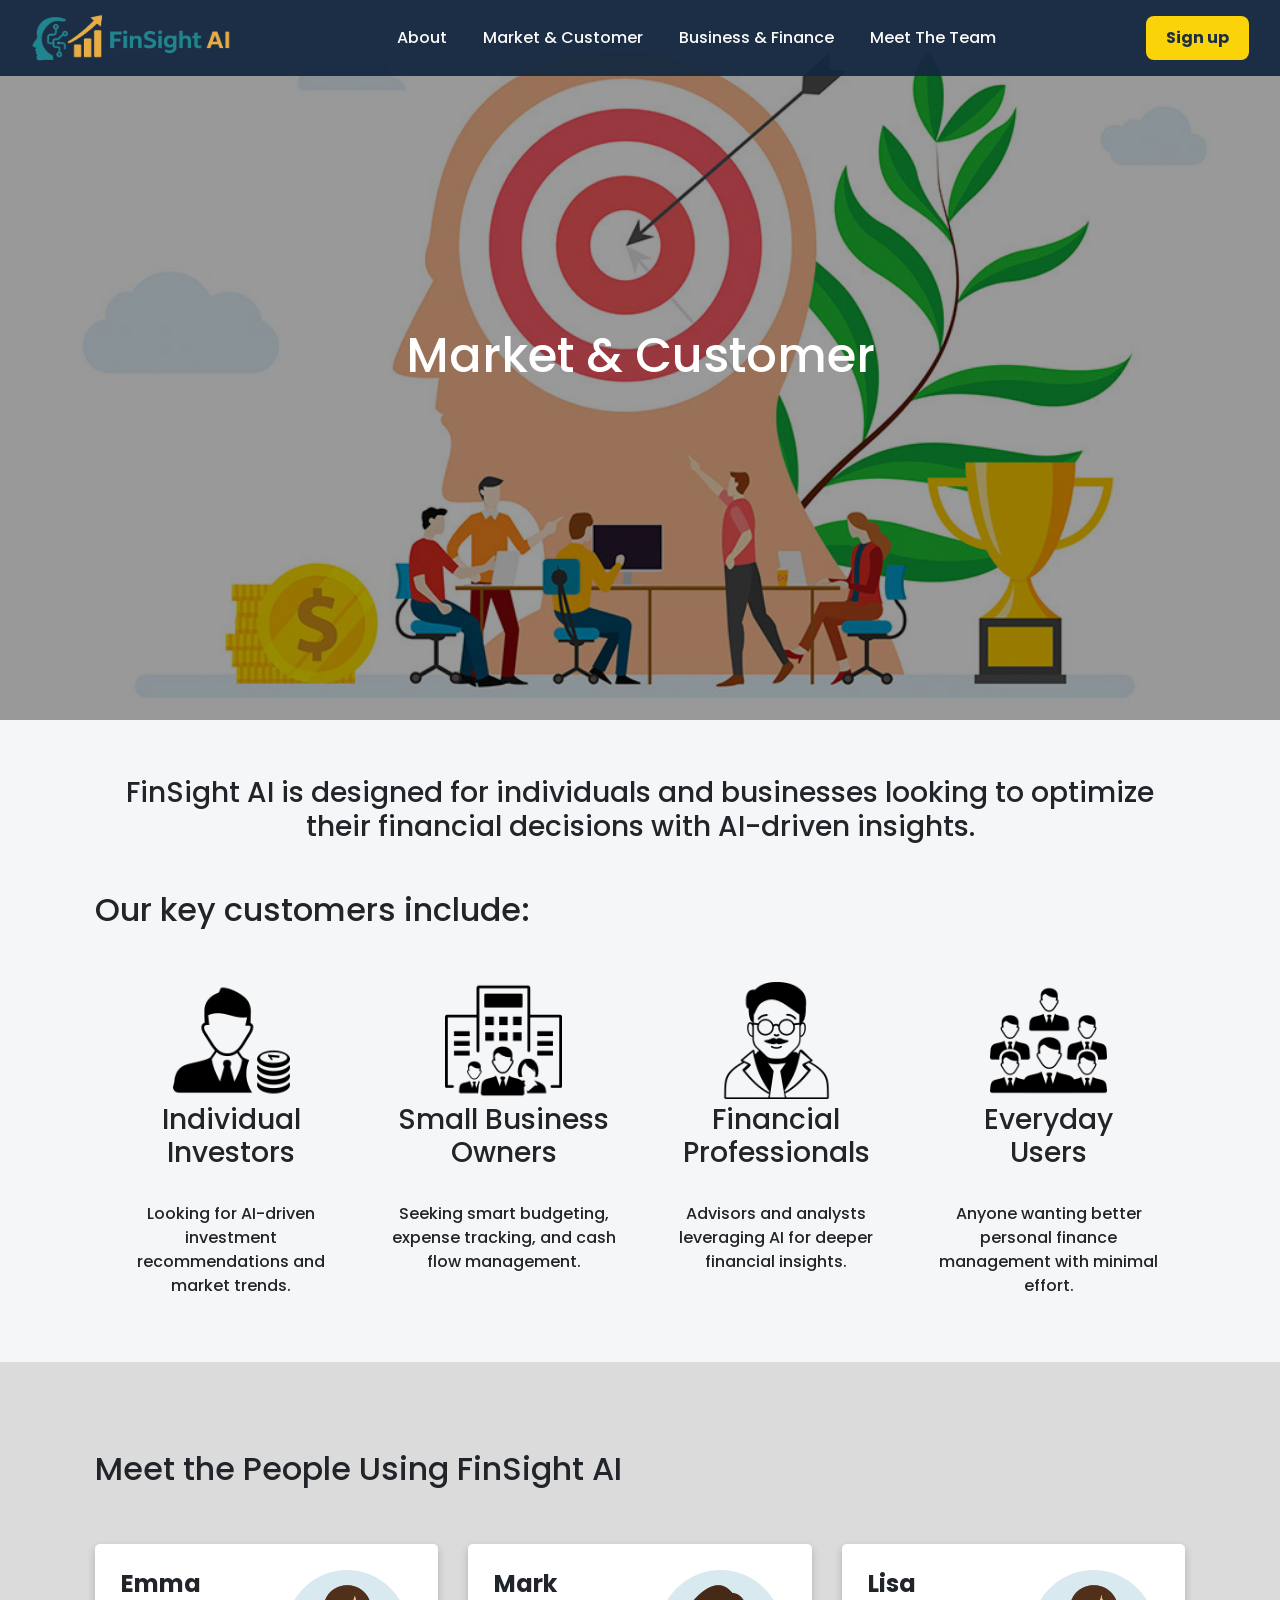
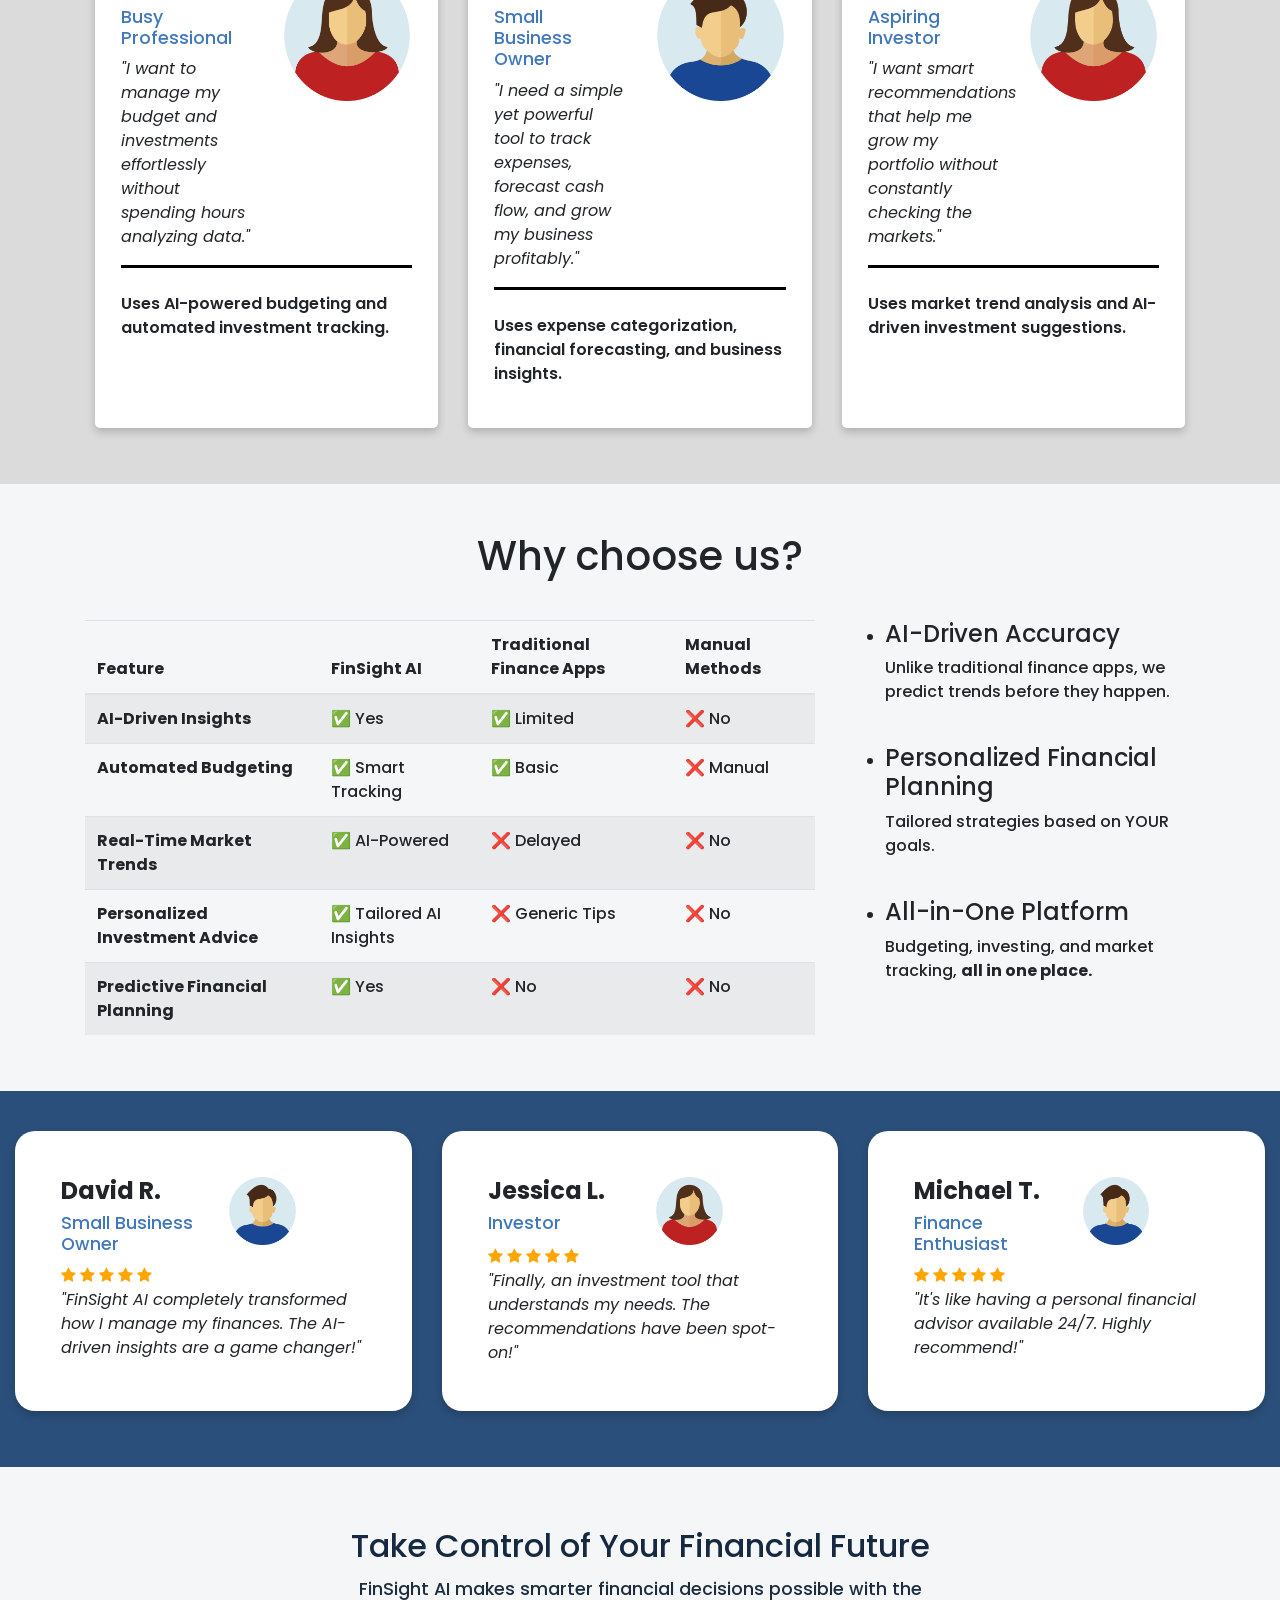
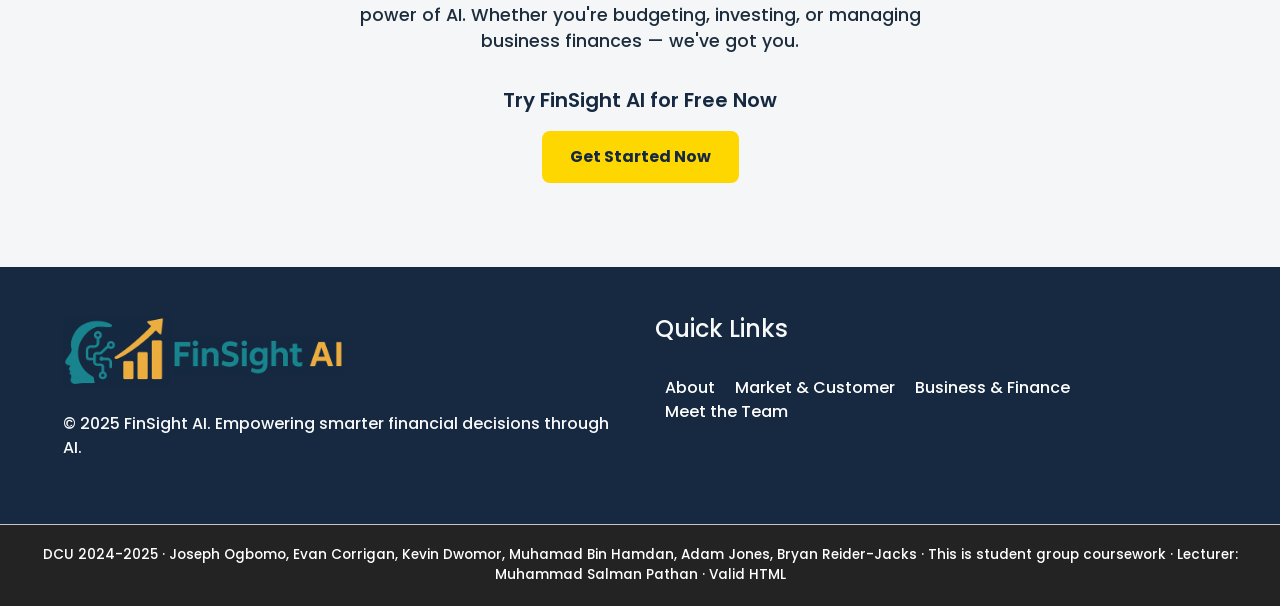
<file: Part 3 - Website/finsight-ai/market_customer.html>
<!doctype html>
<html lang="en">

<head>
    <meta charset="utf-8">
    <meta name="viewport" content="width=device-width, initial-scale=1">
    <title>Market & Customer - FinSightAI</title>
    <link rel="icon" type="image/x-icon" href="images/finsight-logo-circle.png">
    <link rel="stylesheet" href="https://cdn.jsdelivr.net/npm/bootstrap@4.0.0/dist/css/bootstrap.min.css"
        integrity="sha384-Gn5384xqQ1aoWXA+058RXPxPg6fy4IWvTNh0E263XmFcJlSAwiGgFAW/dAiS6JXm" crossorigin="anonymous">
    <link href="css/layout.css" rel="stylesheet">
    <link href="css/fonts.css" rel="stylesheet">
    <script src="https://cdn.jsdelivr.net/npm/bootstrap@5.3.3/dist/js/bootstrap.bundle.min.js"></script>
    <link
        href="https://fonts.googleapis.com/css2?family=Poppins:ital,wght@0,100;0,200;0,300;0,400;0,500;0,600;0,700;0,800;0,900;1,100;1,200;1,300;1,400;1,500;1,600;1,700;1,800;1,900&display=swap"
        rel="stylesheet">
    <link rel="stylesheet" href="https://cdnjs.cloudflare.com/ajax/libs/font-awesome/4.7.0/css/font-awesome.min.css">

</head>

<body class="poppins-medium">
    <img src="images/market_customer_homepage.jpg" class="bg-image" id="homepage-top"
        alt="market and customer homepage">
    <nav class="navbar navbar-expand-lg navbar-dark fixed-top">
        <div class="container-fluid">

            <a class="navbar-brand ms-2" href="index.html">
                <img src="images/finsight-logo-hor-transparent.png" width="200" height="50" alt="FinSight AI Logo">
            </a>
            <button class="navbar-toggler" type="button" data-bs-toggle="collapse" data-bs-target="#navbarText">
                <span><img src="images/menu.png" width="40" height="40" class="menu-img" id="menu-img"
                        alt="menu icon"></span>
            </button>
            <div class="collapse navbar-collapse justify-content-center" id="navbarText">
                <ul class="navbar-nav">
                    <li class="nav-item">
                        <a class="nav-link" href="about.html">About</a>
                    </li>
                    <li class="nav-item">
                        <a class="nav-link" href="market_customer.html">Market & Customer</a>
                    </li>
                    <li class="nav-item">
                        <a class="nav-link" href="business_financial.html">Business & Finance</a>
                    </li>
                    <li class="nav-item">
                        <a class="nav-link" href="team.html">Meet The Team</a>
                    </li>
                </ul>
            </div>
            <a class="btn btn-primary" href="app/createAccount.html" role="button">Sign up</a>
        </div>
    </nav>

    <div class="centered">
        <h1>Market & Customer</h1>
    </div>
    <div class="container-fluid mb-5">
        <section>
            <div class="padding-global">
                <div class="padding-section-small">
                    <div class="m-3" style="text-align: center;">
                        <h3>FinSight AI is designed for individuals and businesses looking to optimize their financial
                            decisions
                            with AI-driven insights.</h3>
                    </div>
                    <div class="mt-5">
                        <h2>
                            Our key customers include:
                        </h2>
                    </div>
                </div>
                <div class="container">
                    <div class="row">
                        <div class="col-md-3">
                            <div class="p-1 customer-img">
                                <img src="images/investor-icon.png" alt="Investor Icon">
                            </div>
                            <div class="text-center">
                                <h3>
                                    Individual Investors
                                </h3>
                                <br>
                                <p>Looking for AI-driven investment recommendations and market trends.
                                </p>
                            </div>
                        </div>
                        <div class="col-md-3 text-center">
                            <div class="p-1 customer-img">
                                <img src="images/business-icon.png" alt="Business Icon">
                            </div>
                            <div class="text-center">
                                <h3>
                                    Small Business Owners
                                </h3>
                                <br>
                                <p>Seeking smart budgeting, expense tracking, and cash flow management.
                                </p>
                            </div>
                        </div>
                        <div class="col-md-3 text-center">
                            <div class="p-1 customer-img">
                                <img src="images/professional-icon.png" alt="Professional Icon">
                            </div>
                            <div class="text-center">
                                <h3>
                                    Financial Professionals
                                </h3>
                                <br>
                                <p>Advisors and analysts leveraging AI for deeper financial insights.
                                </p>
                            </div>
                        </div>
                        <div class="col-md-3 text-center">
                            <div class="p-1 customer-img">
                                <img src="images/individual-icon.png" alt="Individual Icon">
                            </div>
                            <div class="text-center">
                                <h3>
                                    Everyday<br>Users
                                </h3>
                                <br>
                                <p>Anyone wanting better personal finance management with minimal effort.
                                </p>
                            </div>
                        </div>
                    </div>
                </div>
            </div>

        </section>
    </div>

    <section class="opinion">
        <div class="container-fluid">
            <div class="padding-global">
                <div class="padding-section-small">
                    <div class="py-5">
                        <h2>Meet the People Using FinSight AI</h2>
                    </div>
                    <div class="row">
                        <div class="col-md-4 mb-3">
                            <div class="card-desc">
                                <div class="row">
                                    <div class="col-6">
                                        <h3>Emma</h3>
                                        <h4>Busy Professional</h4>
                                        <p><i>"I want to manage my budget and investments effortlessly without spending
                                                hours
                                                analyzing data."</i></p>
                                    </div>
                                    <div class="col-6">
                                        <img src="images/woman-user-circle-icon.png" style="width: 100%;"
                                            alt="Woman User Icon">
                                    </div>
                                </div>
                                <div class="line"></div>
                                <br>
                                <p style="font-weight:600">Uses AI-powered budgeting and automated investment
                                    tracking.
                                </p>
                            </div>
                        </div>
                        <div class="col-md-4 mb-3">
                            <div class="card-desc">
                                <div class="row">
                                    <div class="col-6">
                                        <h3>Mark</h3>
                                        <h4> Small Business Owner</h4>
                                        <p><i>"I need a simple yet powerful tool to track expenses, forecast cash flow,
                                                and grow
                                                my business profitably."</i></p>
                                    </div>
                                    <div class="col-6">
                                        <img src="images/man-user-circle-icon.png" style="width: 100%;"
                                            alt="Man User Icon">
                                    </div>
                                </div>
                                <div class="line"></div>
                                <br>
                                <p style="font-weight:600">Uses expense categorization, financial forecasting, and
                                    business insights.</p>
                            </div>
                        </div>
                        <div class="col-md-4 mb-3">
                            <div class="card-desc">
                                <div class="row">
                                    <div class="col-6">
                                        <h3>Lisa</h3>
                                        <h4>Aspiring Investor</h4>
                                        <p><i>"I want smart recommendations that help me grow my portfolio without
                                                constantly
                                                checking the markets."</i></p>
                                    </div>
                                    <div class="col-6">
                                        <img src="images/woman-user-circle-icon.png" style="width: 100%;"
                                            alt="Woman User Icon">
                                    </div>
                                </div>
                                <div class="line"></div>
                                <br>
                                <p style="font-weight:600">Uses market trend analysis and AI-driven investment
                                    suggestions.</p>
                            </div>
                        </div>
                    </div>
                </div>
            </div>
        </div>
    </section>

    <div class="container">
        <section class="why-us">
            <div class="padding-section-small">
                <p class="h1 py-2" style="text-align: center;">Why choose us?</p>
                <br>
                <div class="row">
                    <div class="col-md-8">
                        <div class="table-responsive">
                            <table class="table table-striped">
                                <thead>
                                    <tr>
                                        <th scope="col">Feature</th>
                                        <th scope="col">FinSight AI</th>
                                        <th scope="col">Traditional Finance Apps</th>
                                        <th scope="col">Manual Methods</th>
                                    </tr>
                                </thead>
                                <tbody>
                                    <tr>
                                        <th scope="row">AI-Driven Insights</th>
                                        <td>✅ Yes</td>
                                        <td>✅ Limited</td>
                                        <td>❌ No</td>
                                    </tr>
                                    <tr>
                                        <th scope="row">Automated Budgeting</th>
                                        <td>✅ Smart Tracking</td>
                                        <td>✅ Basic</td>
                                        <td>❌ Manual</td>
                                    </tr>
                                    <tr>
                                        <th scope="row">Real-Time Market Trends</th>
                                        <td>✅ AI-Powered</td>
                                        <td>❌ Delayed</td>
                                        <td>❌ No</td>
                                    </tr>
                                    <tr>
                                        <th scope="row">Personalized Investment Advice</th>
                                        <td>✅ Tailored AI Insights</td>
                                        <td>❌ Generic Tips</td>
                                        <td>❌ No</td>
                                    </tr>
                                    <tr>
                                        <th scope="row">Predictive Financial Planning</th>
                                        <td>✅ Yes</td>
                                        <td>❌ No</td>
                                        <td>❌ No</td>
                                    </tr>
                                </tbody>
                            </table>
                        </div>
                    </div>
                    <div class="col-md-4">
                        <ul>
                            <li>
                                <h4>AI-Driven Accuracy</h4>
                                <p>Unlike traditional finance apps, we predict trends before
                                    they happen.</p>
                                <br>
                            </li>
                            <li>
                                <h4>Personalized Financial Planning</h4>
                                <p>Tailored strategies based on YOUR goals.</p>
                                <br>
                            </li>
                            <li>
                                <h4>All-in-One Platform</h4>
                                <p>Budgeting, investing, and market tracking, <b>all in one
                                        place.</b></p>
                            </li>
                        </ul>
                    </div>
                </div>
            </div>
        </section>
    </div>

    <div class="cust-review">
        <div class="container-fluid">
            <div class="padding-section-small">
                <div class="row">
                    <div class="col-sm-4 mb-3">
                        <div class="card-desc card-review">
                            <div class="card-body">
                                <div class="row">
                                    <div class="col-6">
                                        <h3>David R.</h3>
                                        <h4>Small Business Owner</h4>
                                    </div>
                                    <div class="col-6">
                                        <img src="images/man-user-circle-icon.png" style="width: 50%;"
                                            alt="Man User Icon">
                                    </div>
                                </div>
                                <span class="fa fa-star checked"></span>
                                <span class="fa fa-star checked"></span>
                                <span class="fa fa-star checked"></span>
                                <span class="fa fa-star checked"></span>
                                <span class="fa fa-star checked"></span>
                                <p class="card-text"><i>"FinSight AI completely transformed how I manage my finances.
                                        The AI-driven insights are a game changer!"</i>
                                </p>
                            </div>
                        </div>
                    </div>
                    <div class="col-sm-4 mb-3">
                        <div class="card-desc card-review">
                            <div class="card-body">
                                <div class="row">
                                    <div class="col-6">
                                        <h3>Jessica L.</h3>
                                        <h4>Investor</h4>
                                    </div>
                                    <div class="col-6">
                                        <img src="images/woman-user-circle-icon.png" style="width: 50%;"
                                            alt="Woman  User Icon">
                                    </div>
                                </div>
                                <span class="fa fa-star checked"></span>
                                <span class="fa fa-star checked"></span>
                                <span class="fa fa-star checked"></span>
                                <span class="fa fa-star checked"></span>
                                <span class="fa fa-star checked"></span>
                                <p class="card-text"><i>"Finally, an investment tool that understands my needs. The
                                        recommendations have been spot-on!"</i>
                                </p>
                            </div>
                        </div>
                    </div>
                    <div class="col-sm-4 mb-3">
                        <div class="card-desc card-review">
                            <div class="card-body">
                                <div class="row">
                                    <div class="col-6">
                                        <h3>Michael T.</h3>
                                        <h4>Finance Enthusiast</h4>
                                    </div>
                                    <div class="col-6">
                                        <img src="images/man-user-circle-icon.png" style="width: 50%;"
                                            alt="Man User Icon">
                                    </div>
                                </div>
                                <span class="fa fa-star checked"></span>
                                <span class="fa fa-star checked"></span>
                                <span class="fa fa-star checked"></span>
                                <span class="fa fa-star checked"></span>
                                <span class="fa fa-star checked"></span>
                                <p class="card-text"><i>"It's like having a personal financial advisor available 24/7.
                                        Highly recommend!"</i></p>
                            </div>
                        </div>
                    </div>
                </div>
            </div>
        </div>
    </div>

    <section class="get-started">
        <h2>
            Take Control of Your Financial Future
        </h2>
        <p style="font-size: 1.1rem; color: #1E2D3D; max-width: 600px; margin: 0 auto 30px;">
            FinSight AI makes smarter financial decisions possible with the power of AI. Whether you're budgeting,
            investing, or managing business finances — we've got you.
        </p>

        <p style="font-size: 1.25rem; font-weight: 600; color: #162941;">Try FinSight AI for Free Now</p>

        <a href="app/createAccount.html" class="btn">Get Started Now</a>
        <br>
        <br>
    </section>

    <section class="my-footer text-light p-5">
        <div class="container-fluid">
            <div class="row">
                <div class="col-6">
                    <a href="index.html"><img src="images/finsight-logo-hor.png" style="width: 50%;"
                            alt="FinSight AI Logo"></a>
                    <br>
                    <br>
                    <p>© 2025 FinSight AI. Empowering smarter financial decisions through AI.</p>
                </div>
                <div class="col-6">
                    <div>
                        <h4>Quick Links</h4>
                        <br>
                        <ul class="footer-nav">
                            <li class="footer-item">
                                <a href="about.html" class="footer-link">About</a>
                            </li>
                            <li class="footer-item">
                                <a href="market_customer.html" class="footer-link">Market & Customer</a>
                            </li>
                            <li class="footer-item">
                                <a href="business_financial.html" class="footer-link">Business & Finance</a>
                            </li>
                            <li class="footer-item">
                                <a href="team.html" class="footer-link">Meet the Team</a>
                            </li>
                        </ul>
                    </div>
                </div>
            </div>
        </div>
    </section>

    <footer id="footer-layout">
        <a href="https://www.dcu.ie/">DCU 2024-2025</a>
        <span class="footer-separator">&middot;</span>
        <span class="footer-text">Joseph Ogbomo, Evan Corrigan, Kevin Dwomor, Muhamad Bin Hamdan, Adam Jones, Bryan
            Reider-Jacks</span>
        <span class="footer-separator">&middot;</span>
        <span class="footer-text">This is student group coursework</span>
        <span class="footer-separator">&middot;</span>
        <span class="footer-text">Lecturer: <a
                href="https://www.dcu.ie/computing/people/muhammad-salman-pathan">Muhammad
                Salman Pathan
            </a></span>
        <span class="footer-separator">&middot;</span>
        <span class="footer-text"><a href="http://validator.w3.org/check?uri=referer"
                title="W3C HTML Validation Service">Valid HTML</a></span>
    </footer>

    <script src="https://code.jquery.com/jquery-3.2.1.slim.min.js"
        integrity="sha384-KJ3o2DKtIkvYIK3UENzmM7KCkRr/rE9/Qpg6aAZGJwFDMVNA/GpGFF93hXpG5KkN"
        crossorigin="anonymous"></script>
    <script src="https://cdn.jsdelivr.net/npm/popper.js@1.12.9/dist/umd/popper.min.js"
        integrity="sha384-ApNbgh9B+Y1QKtv3Rn7W3mgPxhU9K/ScQsAP7hUibX39j7fakFPskvXusvfa0b4Q"
        crossorigin="anonymous"></script>
    <script src="https://cdn.jsdelivr.net/npm/bootstrap@4.0.0/dist/js/bootstrap.min.js"
        integrity="sha384-JZR6Spejh4U02d8jOt6vLEHfe/JQGiRRSQQxSfFWpi1MquVdAyjUar5+76PVCmYl"
        crossorigin="anonymous"></script>
</body>

</html>
</file>
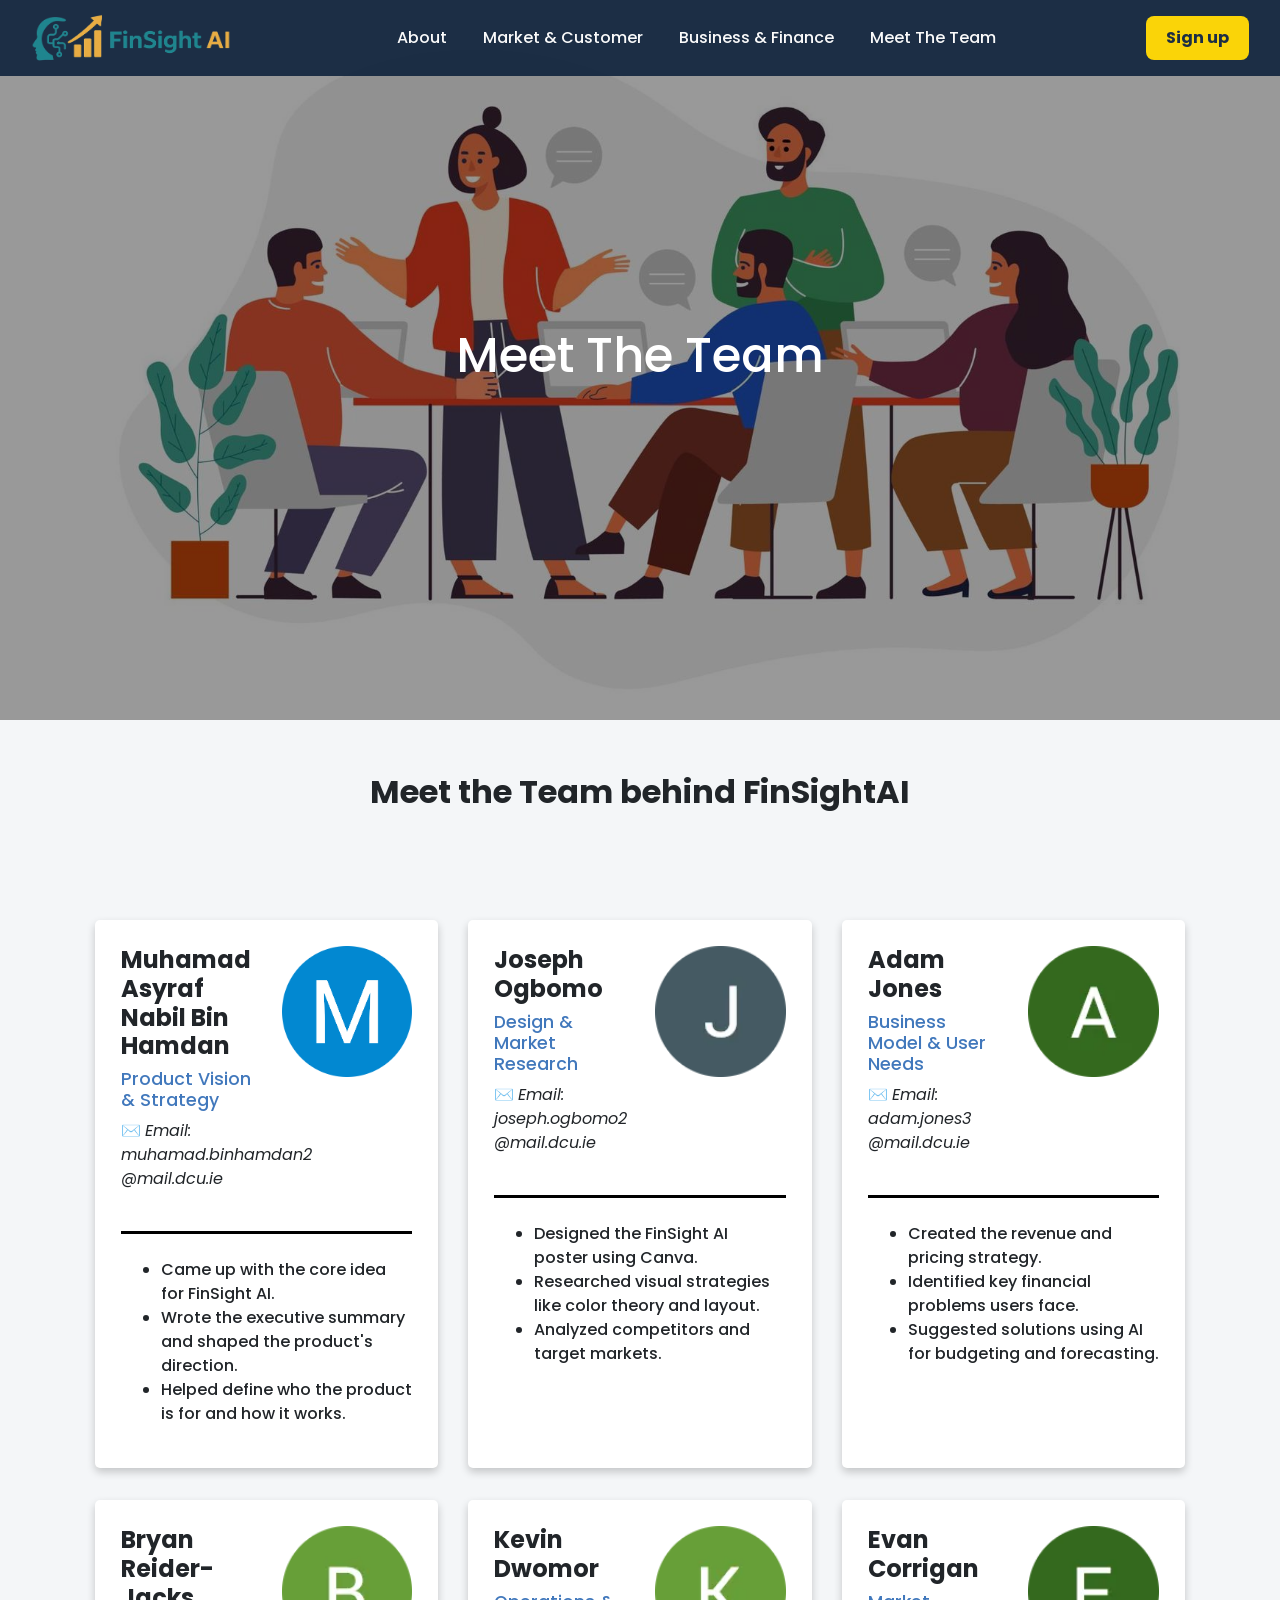
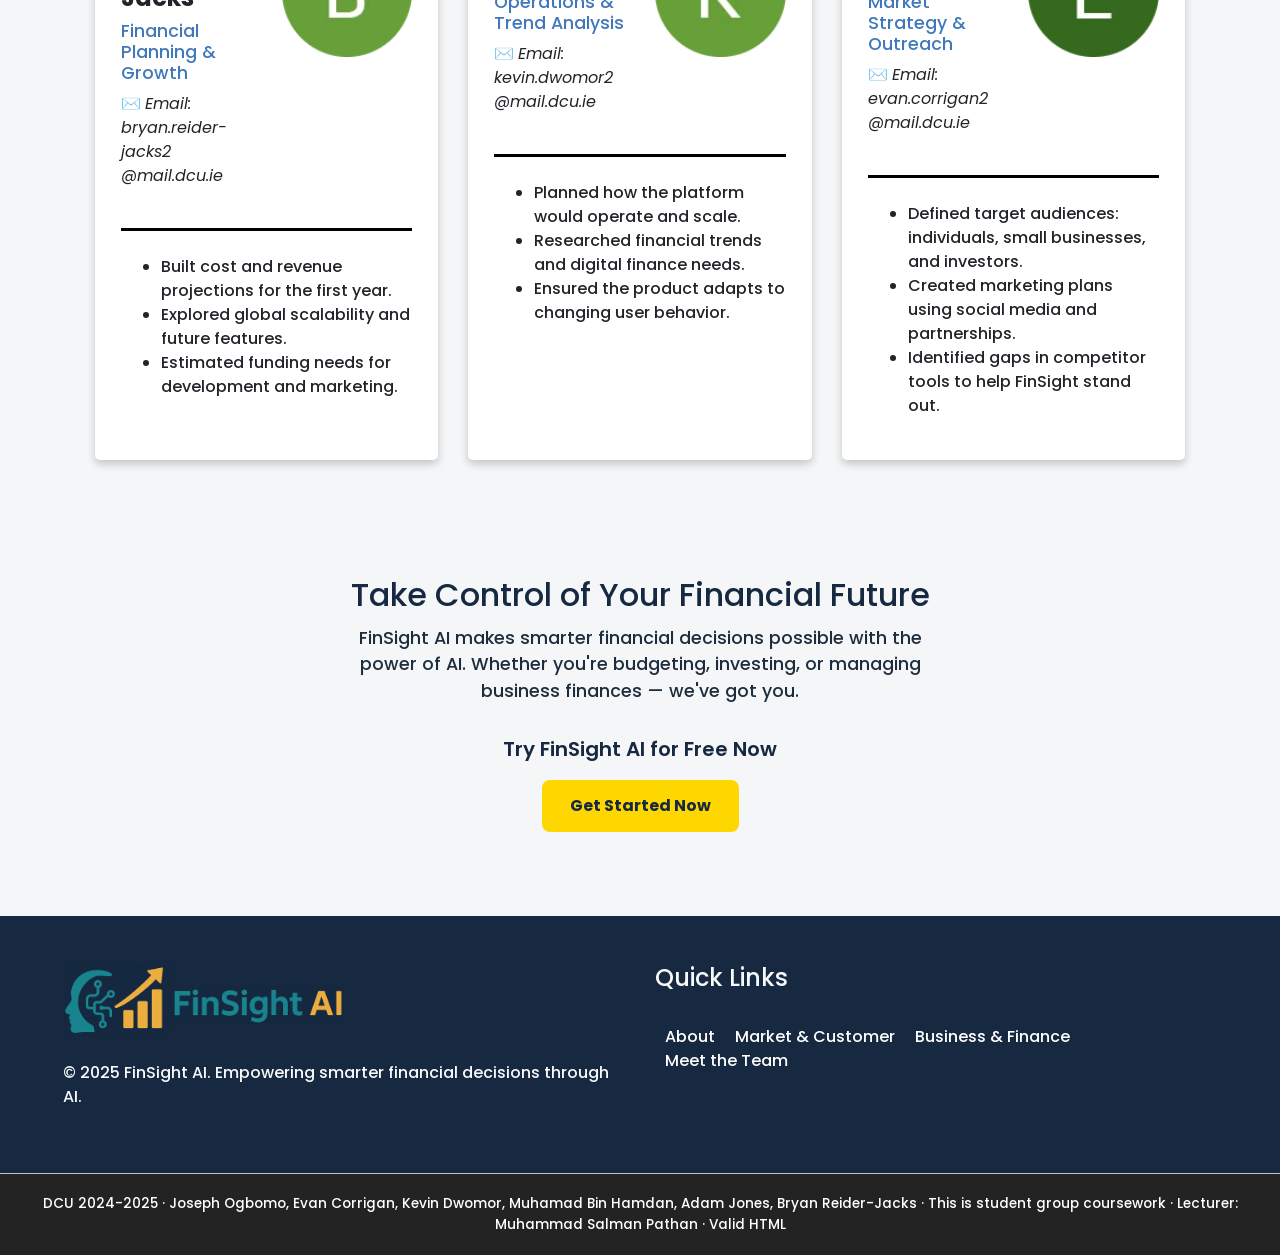
<file: Part 3 - Website/finsight-ai/team.html>
<!doctype html>
<html lang="en">

<head>
    <meta charset="utf-8">
    <meta name="viewport" content="width=device-width, initial-scale=1">
    <title>Meet The Team - FinSightAI</title>
    <link rel="icon" type="image/x-icon" href="images/finsight-logo-circle.png">
    <link rel="stylesheet" href="https://cdn.jsdelivr.net/npm/bootstrap@4.0.0/dist/css/bootstrap.min.css"
        integrity="sha384-Gn5384xqQ1aoWXA+058RXPxPg6fy4IWvTNh0E263XmFcJlSAwiGgFAW/dAiS6JXm" crossorigin="anonymous">
    <link href="css/layout.css" rel="stylesheet">
    <link href="css/fonts.css" rel="stylesheet">
    <script src="https://cdn.jsdelivr.net/npm/bootstrap@5.3.3/dist/js/bootstrap.bundle.min.js"></script>
    <link
        href="https://fonts.googleapis.com/css2?family=Poppins:ital,wght@0,100;0,200;0,300;0,400;0,500;0,600;0,700;0,800;0,900;1,100;1,200;1,300;1,400;1,500;1,600;1,700;1,800;1,900&display=swap"
        rel="stylesheet">
    <link rel="stylesheet" href="https://cdnjs.cloudflare.com/ajax/libs/font-awesome/4.7.0/css/font-awesome.min.css">

</head>

<body class="poppins-medium">
    <img src="images/team_homepage.jpg" class="bg-image" id="homepage-top" alt="team homepage">
    <nav class="navbar navbar-expand-lg navbar-dark fixed-top">
        <div class="container-fluid">

            <a class="navbar-brand ms-2" href="index.html">
                <img src="images/finsight-logo-hor-transparent.png" width="200" height="50" alt="FinSight AI Logo">
            </a>
            <button class="navbar-toggler" type="button" data-bs-toggle="collapse" data-bs-target="#navbarText">
                <span><img src="images/menu.png" width="40" height="40" class="menu-img" id="menu-img"
                        alt="menu icon"></span>
            </button>
            <div class="collapse navbar-collapse justify-content-center" id="navbarText">
                <ul class="navbar-nav">
                    <li class="nav-item">
                        <a class="nav-link" href="about.html">About</a>
                    </li>
                    <li class="nav-item">
                        <a class="nav-link" href="market_customer.html">Market & Customer</a>
                    </li>
                    <li class="nav-item">
                        <a class="nav-link" href="business_financial.html">Business & Finance</a>
                    </li>
                    <li class="nav-item">
                        <a class="nav-link" href="team.html">Meet The Team</a>
                    </li>
                </ul>
            </div>
            <a class="btn btn-primary" href="app/createAccount.html" role="button">Sign up</a>
        </div>
    </nav>

    <div class="centered">
        <h1>Meet The Team</h1>
    </div>

    <div class="container">
        <div class="padding-global">
            <p class="poppins-bold p-5 text-center" style="font-size: 2em;">
                Meet the Team behind FinSightAI
            </p>
        </div>
    </div>

    <div class="container-fluid">
        <div class="padding-global">
            <div class="padding-section-small">
                <div class="row mb-3">
                    <div class="col-lg-4 mb-3">
                        <div class="card-desc">
                            <div class="row">
                                <div class="col-6">
                                    <h3>Muhamad Asyraf Nabil Bin Hamdan</h3>
                                    <h4>Product Vision & Strategy</h4>
                                    <p>✉️ <i>Email:<br>muhamad.binhamdan2<br>@mail.dcu.ie</i></p>
                                </div>
                                <div class="col-6">
                                    <img src="images/nabil.png" style="width: 100%;"
                                        alt="Muhamad Asyraf Nabil Bin Hamdan User Icon">
                                </div>

                            </div>
                            <br>
                            <div class="line"></div>
                            <br>
                            <ul>
                                <li>Came up with the core idea for FinSight AI.</li>
                                <li>Wrote the executive summary and shaped the product's direction.</li>
                                <li>Helped define who the product is for and how it works.</li>
                            </ul>
                        </div>
                    </div>
                    <div class="col-lg-4 mb-3">
                        <div class="card-desc">
                            <div class="row">
                                <div class="col-6">
                                    <h3>Joseph Ogbomo</h3>
                                    <h4>Design & Market Research</h4>
                                    <p>✉️ <i>Email:<br>joseph.ogbomo2<br>@mail.dcu.ie</i></p>
                                </div>
                                <div class="col-6">
                                    <img src="images/joseph.png" style="width: 100%;" alt="Joseph Ogbomo User Icon">
                                </div>
                            </div>
                            <br>
                            <div class="line"></div>
                            <br>
                            <ul>
                                <li>Designed the FinSight AI poster using Canva.</li>
                                <li>Researched visual strategies like color theory and layout.</li>
                                <li>Analyzed competitors and target markets.</li>
                            </ul>
                        </div>
                    </div>
                    <div class="col-lg-4 mb-3">
                        <div class="card-desc">
                            <div class="row">
                                <div class="col-6">
                                    <h3>Adam Jones</h3>
                                    <h4>Business Model & User Needs</h4>
                                    <p>✉️ <i>Email:<br>adam.jones3<br>@mail.dcu.ie</i></p>
                                </div>
                                <div class="col-6">
                                    <img src="images/adam.png" style="width: 100%;" alt="Adam Jones User Icon">
                                </div>
                            </div>
                            <br>
                            <div class="line"></div>
                            <br>
                            <ul>
                                <li>Created the revenue and pricing strategy.</li>
                                <li>Identified key financial problems users face.</li>
                                <li>Suggested solutions using AI for budgeting and forecasting.</li>
                            </ul>
                        </div>
                    </div>
                </div>
                <div class="row">
                    <div class="col-lg-4 mb-3">
                        <div class="card-desc">
                            <div class="row">
                                <div class="col-6">
                                    <h3>Bryan Reider-Jacks</h3>
                                    <h4>Financial Planning & Growth</h4>
                                    <p>✉️ <i>Email:<br>bryan.reider-jacks2<br>@mail.dcu.ie</i></p>
                                </div>
                                <div class="col-6">
                                    <img src="images/bryan.png" style="width: 100%;" alt="Bryan Reider-Jacks User Icon">
                                </div>
                            </div>
                            <br>
                            <div class="line"></div>
                            <br>
                            <ul>
                                <li>Built cost and revenue projections for the first year.</li>
                                <li>Explored global scalability and future features.</li>
                                <li>Estimated funding needs for development and marketing.</li>
                            </ul>
                        </div>
                    </div>
                    <div class="col-lg-4 mb-3">
                        <div class="card-desc">
                            <div class="row">
                                <div class="col-6">
                                    <h3>Kevin Dwomor</h3>
                                    <h4>Operations & Trend Analysis</h4>
                                    <p>✉️ <i>Email:<br>kevin.dwomor2<br>@mail.dcu.ie</i></p>
                                </div>
                                <div class="col-6">
                                    <img src="images/kevin.png" style="width: 100%;" alt="Kevin Dwomor User Icon">
                                </div>
                            </div>
                            <br>
                            <div class="line"></div>
                            <br>
                            <ul>
                                <li>Planned how the platform would operate and scale.</li>
                                <li>Researched financial trends and digital finance needs.</li>
                                <li>Ensured the product adapts to changing user behavior.</li>
                            </ul>
                        </div>
                    </div>
                    <div class="col-lg-4 mb-3">
                        <div class="card-desc">
                            <div class="row">
                                <div class="col-6">
                                    <h3>Evan Corrigan</h3>
                                    <h4>Market Strategy & Outreach</h4>
                                    <p>✉️ <i>Email:<br>evan.corrigan2<br>@mail.dcu.ie</i></p>
                                </div>
                                <div class="col-6">
                                    <img src="images/evan.png" style="width: 100%;" alt="Evan Corrigan User Icon">
                                </div>
                            </div>
                            <br>
                            <div class="line"></div>
                            <br>
                            <ul>
                                <li>Defined target audiences: individuals, small businesses, and investors.</li>
                                <li>Created marketing plans using social media and partnerships.</li>
                                <li>Identified gaps in competitor tools to help FinSight stand out.</li>
                            </ul>
                        </div>
                    </div>
                </div>
            </div>
        </div>

    </div>

    <section class="get-started">
        <h2>
            Take Control of Your Financial Future
        </h2>
        <p style="font-size: 1.1rem; color: #1E2D3D; max-width: 600px; margin: 0 auto 30px;">
            FinSight AI makes smarter financial decisions possible with the power of AI. Whether you're budgeting,
            investing, or managing business finances — we've got you.
        </p>

        <p style="font-size: 1.25rem; font-weight: 600; color: #162941;">Try FinSight AI for Free Now</p>

        <a href="app/createAccount.html" class="btn">Get Started Now</a>
        <br>
        <br>
    </section>

    <section class="my-footer text-light p-5">
        <div class="container-fluid">
            <div class="row">
                <div class="col-6">
                    <a href="index.html"><img src="images/finsight-logo-hor.png" style="width: 50%;"
                            alt="FinSight AI Logo"></a>
                    <br>
                    <br>
                    <p>© 2025 FinSight AI. Empowering smarter financial decisions through AI.</p>
                </div>
                <div class="col-6">
                    <div>
                        <h4>Quick Links</h4>
                        <br>
                        <ul class="footer-nav">
                            <li class="footer-item">
                                <a href="about.html" class="footer-link">About</a>
                            </li>
                            <li class="footer-item">
                                <a href="market_customer.html" class="footer-link">Market & Customer</a>
                            </li>
                            <li class="footer-item">
                                <a href="business_financial.html" class="footer-link">Business & Finance</a>
                            </li>
                            <li class="footer-item">
                                <a href="team.html" class="footer-link">Meet the Team</a>
                            </li>
                        </ul>
                    </div>
                </div>
            </div>
        </div>
    </section>

    <footer id="footer-layout">
        <a href="https://www.dcu.ie/">DCU 2024-2025</a>
        <span class="footer-separator">&middot;</span>
        <span class="footer-text">Joseph Ogbomo, Evan Corrigan, Kevin Dwomor, Muhamad Bin Hamdan, Adam Jones, Bryan
            Reider-Jacks</span>
        <span class="footer-separator">&middot;</span>
        <span class="footer-text">This is student group coursework</span>
        <span class="footer-separator">&middot;</span>
        <span class="footer-text">Lecturer: <a
                href="https://www.dcu.ie/computing/people/muhammad-salman-pathan">Muhammad
                Salman Pathan
            </a></span>
        <span class="footer-separator">&middot;</span>
        <span class="footer-text"><a href="http://validator.w3.org/check?uri=referer"
                title="W3C HTML Validation Service">Valid HTML</a></span>
    </footer>

    <script src="script.js"></script>
    <script src="https://code.jquery.com/jquery-3.2.1.slim.min.js"
        integrity="sha384-KJ3o2DKtIkvYIK3UENzmM7KCkRr/rE9/Qpg6aAZGJwFDMVNA/GpGFF93hXpG5KkN"
        crossorigin="anonymous"></script>
    <script src="https://cdn.jsdelivr.net/npm/popper.js@1.12.9/dist/umd/popper.min.js"
        integrity="sha384-ApNbgh9B+Y1QKtv3Rn7W3mgPxhU9K/ScQsAP7hUibX39j7fakFPskvXusvfa0b4Q"
        crossorigin="anonymous"></script>
    <script src="https://cdn.jsdelivr.net/npm/bootstrap@4.0.0/dist/js/bootstrap.min.js"
        integrity="sha384-JZR6Spejh4U02d8jOt6vLEHfe/JQGiRRSQQxSfFWpi1MquVdAyjUar5+76PVCmYl"
        crossorigin="anonymous"></script>
</body>

</html>
</file>
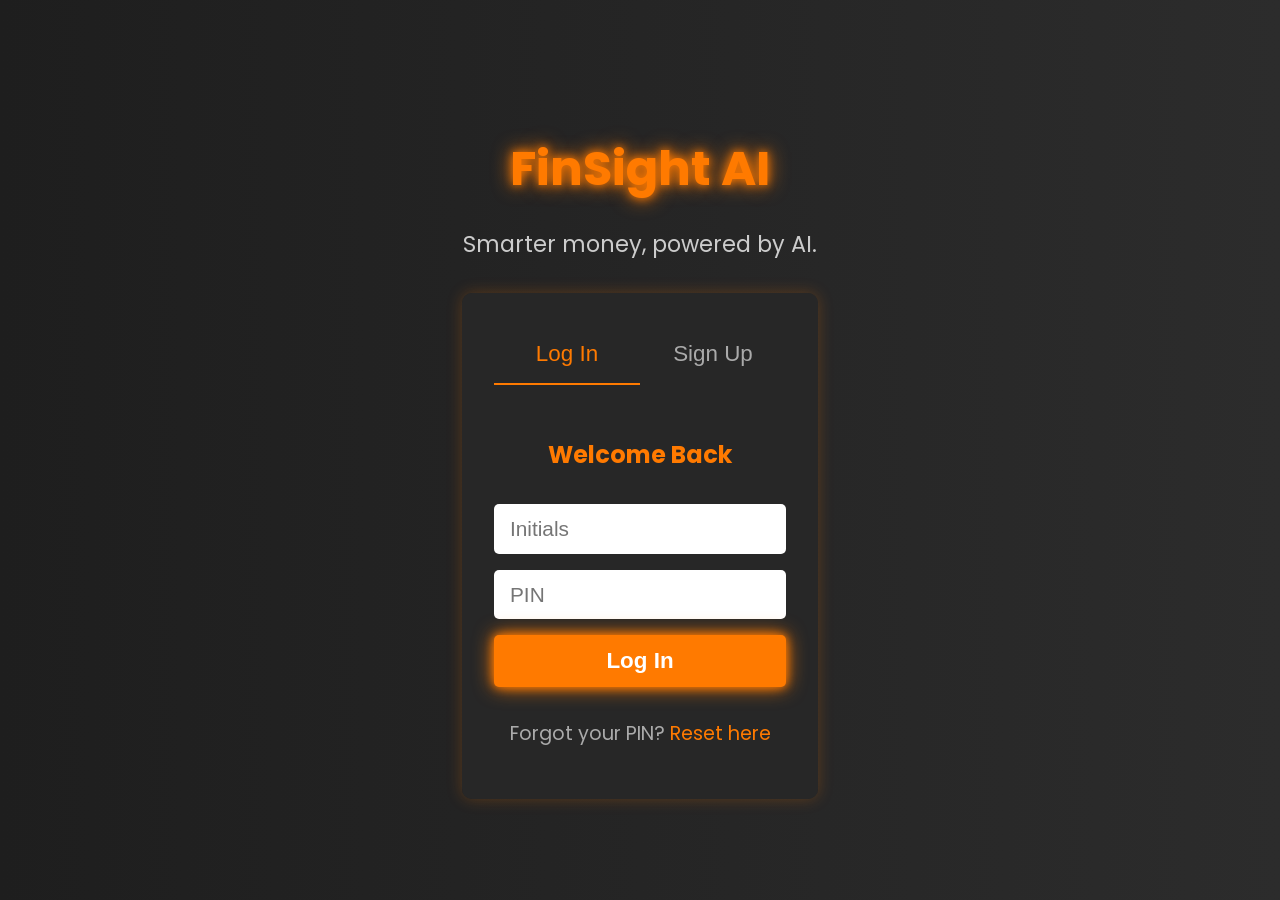
<file: Part 3 - Website/finsight-ai/app/createAccount.html>
<!DOCTYPE html>
<html lang="en">

<head>
  <meta charset="UTF-8" />
  <meta name="viewport" content="width=device-width, initial-scale=1.0" />
  <title>FinSight AI - Log In / Sign Up</title>
  <link href="https://fonts.googleapis.com/css?family=Poppins:400,500,600&display=swap" rel="stylesheet" />
  <link rel="stylesheet" href="css/auth.css" />
  <link rel="icon" type="image/x-icon" href="../images/finsight-logo-circle.png">
</head>

<body>
  <div class="auth-container">
    <h1 class="glow-title">FinSight AI</h1>
    <p class="tagline">Smarter money, powered by AI.</p>

    <div class="auth-box fade-in">
      <div class="tabs">
        <button class="tab-button active js-login-button">Log In</button>
        <button class="tab-button js-signup-button">Sign Up</button>
      </div>

      <!-- SIGN UP FORM -->
      <form id="signup" class="form">
        <h2>Join the Future of Finance</h2>
        <input type="text" id="signup-name" placeholder="Full Name" required />
        <input type="text" id="signup-initials" placeholder="Initials (e.g. JD)" maxlength="5" required />
        <input type="password" id="signup-pin" placeholder="4-digit PIN" maxlength="4" required />
        <button type="button" class="neon-button js-handle-sign-up">
          Sign Up
        </button>
        <p class="note">
          Already have an account?
          <a href="#">Log in</a>
        </p>
      </form>

      <!-- LOGIN FORM -->
      <form id="login" class="form active">
        <h2>Welcome Back</h2>
        <input type="text" id="login-initials" placeholder="Initials" required />
        <input type="password" id="login-pin" placeholder="PIN" maxlength="4" required />
        <button class="neon-button js-login" type="button" class="neon-button">
          Log In
        </button>
        <p class="note">Forgot your PIN? <a href="#">Reset here</a></p>
      </form>
    </div>
  </div>
  <script type="module" src="js/accounts.js"></script>
  <script></script>
</body>

</html>
</file>
<file: Part 3 - Website/finsight-ai/css/layout.css>
html body {
    background-color: #F4F6F8;
}

.navbar {
    background-color: #162941;
    opacity: 0.95;
    width: 100%;
}

.navbar .navbar-brand img {
    opacity: 1 !important;
}

.navbar-toggler {
    border-color: transparent !important;
}

.centered {
    position: absolute;
    top: 40%;
    left: 50%;
    transform: translate(-50%, -50%);
    color: white;
    text-align: center;
}



.btn {
    display: inline-block;
    background-color: #FFD700;
    color: #162941;
    padding: 10px 20px;
    font-size: 1rem;
    font-weight: bold;
    border-radius: 8px;
    text-decoration: none;
    border: none;
}

.btn:hover {
    background-color: #ddbc00;
    color: #162941;
}

.centered .btn {
    font-size: 1rem;
    padding: 14px 28px;
    -webkit-text-size-adjust: 100%;

}

.get-started .btn {
    font-size: 1rem;
    padding: 14px 28px;
    -webkit-text-size-adjust: 100%;
}

.centered h1 {
    font-size: 3rem;
}

.centered p {
    font-size: 1.5rem;
}

.bg-image {
    width: 100%;
    height: 80vh;
    object-fit: cover;
    position: relative;
    top: 0;
    z-index: -1;
    filter: brightness(0.6);
}


.navbar .navbar-nav .nav-item {
    padding-right: 10px;
    padding-left: 10px;
}

.navbar .navbar-nav .nav-link {
    font-size: 1em;
    color: white;
    cursor: pointer;
    position: relative;
}

.navbar .navbar-nav .nav-link::after {
    content: '';
    position: absolute;
    height: 2px;
    left: 0;
    bottom: 0;
    width: 0;
    background: white;
}

.navbar .navbar-nav .nav-link:hover:after {
    width: 100%;
}

.navbar .navbar-nav .nav-link:hover {
    color: white;
}

.line {
    border-top: 3px solid black;
}

.card-review {
    border-radius: 20px !important;
}

.card-desc {
    box-shadow: 0 4px 8px 0 rgba(0, 0, 0, 0.2);
    padding: 26px;
    background-color: #ffffff;
    border-radius: 5px;
    height: 100%;
}

.card-desc p {
    font-weight: normal;
    font-size: 1em;
}

.card-desc h3 {
    font-weight: bolder;
    font-size: 1.5em;
}

.card-desc h4 {
    font-weight: 500;
    font-size: 1.1em;
    color: #4178bc;
}

.padding-global {
    z-index: 0;
    flex: 0 auto;
    padding-left: 5rem;
    padding-right: 5rem;
    position: static;
}

.padding-section-small {
    flex: 0 auto;
    align-self: auto;
    padding-top: 2.5rem;
    padding-bottom: 2.5rem;
}

.customer-img {
    overflow: clip;
    border-radius: 100px;
    display: flex;
    justify-content: center
}

.customer-img img {
    width: 50%;
    transition: all .3s ease;
}

.customer-img img:hover {
    transform: scale(1.10);
}

.opinion {
    background-color: #dbdbdb;
}

.cust-review {
    background-color: #2b4f7b;
}

.checked {
    color: orange;
}

#footer-layout {
    text-align: center;
    text-decoration: none;
    color: white;
    background-color: #232323;
    padding: 20px;
    font-size: 0.85em;
}

#footer-layout a {
    text-align: center;
    text-decoration: none;
    color: white;
}

.spad {
    padding-top: 105px;
    padding-bottom: 105px;
}

.expansion .card-desc {
    border-radius: 30px;
    height: 100%;
}

.expansion .card-desc p {
    font-size: 1.1em;
}

.who-for-icons {
    background-color: white;
    box-shadow: 0 4px 8px 0 rgba(0, 0, 0, 0.2);
    padding: 26px;
    border-radius: 30px;
    height: 100%;
    width: 50%;
}

.features ul {
    list-style-type: disc;
    padding-left: 20px;
    margin-bottom: 30px;
}

.features li {
    cursor: pointer;
    color: #0077cc;
    transition: color 0.3s;
    padding: 10px;
    background: #f0f0f0;
    margin: 5px 0;
    border-radius: 5px;
}

.features li:hover {
    color: #005999;
    background: #ddd;
}

.features .feature-container {
    display: flex;
    align-items: flex-start;
    gap: 30px;
}

.features .feature-block {
    display: none;
    animation: fadeIn 0.4s ease-in-out;
    flex: 1;
}

.features .feature-block.active {
    display: flex;
    gap: 30px;
}

.features .feature-block img {
    width: 30%;
    max-width: 400px;
    border-radius: 10px;
}

.features .text-content {
    flex: 1;
    display: flex;
    flex-direction: column;
    justify-content: center;
}

.features .text-content p {
    font-size: 1.1em;
}

@keyframes fadeIn {
    from {
        opacity: 0;
    }

    to {
        opacity: 1;
    }
}

@media (max-width: 768px) {
    .features .feature-block {
        flex-direction: column;
        align-items: center;
    }

    .features .text-content {
        align-items: center;
        text-align: center;
    }
}

.my-footer {
    background-color: #162941;
    width: 100%;
    border-bottom: 1px solid #c5c5c5;
}

.my-footer .footer-nav {
    list-style-type: none;
    margin: 0;
    padding: 0;
    overflow: hidden;
}

.my-footer .footer-nav .footer-item {
    float: left;
    padding-right: 10px;
    padding-left: 10px;
}

.my-footer .footer-nav .footer-link {
    display: block;
    font-size: 1em;
    color: white;
    cursor: pointer;
    position: relative;
    text-decoration: none;
}

.my-footer .footer-nav .footer-link::after {
    content: '';
    position: absolute;
    height: 2px;
    left: 0;
    bottom: 0;
    width: 0;
    background: white;
}

.my-footer .footer-nav .footer-link:hover:after {
    width: 100%;
}

.my-footer .footer-nav .footer-link:hover {
    color: white;
}

.makes-different li {
    font-size: 1.25em;
}

.approved ul {
    list-style: none;
}

.approved ul li::before {
    content: '✅';
}

.get-started {
    background: #F4F6F8;
    padding: 60px 20px;
    text-align: center;
}

.get-started h2 {
    font-size: 2rem;
    color: #162941;
    margin-bottom: 10px;
}
</file>
<file: Part 3 - Website/finsight-ai/css/fonts.css>
.poppins-thin {
    font-family: "Poppins", serif;
    font-weight: 100;
    font-style: normal;
}

.poppins-extralight {
    font-family: "Poppins", serif;
    font-weight: 200;
    font-style: normal;
}

.poppins-light {
    font-family: "Poppins", serif;
    font-weight: 300;
    font-style: normal;
}

.poppins-regular {
    font-family: "Poppins", serif;
    font-weight: 400;
    font-style: normal;
}

.poppins-medium {
    font-family: "Poppins", serif;
    font-weight: 500;
    font-style: normal;
}

.poppins-semibold {
    font-family: "Poppins", serif;
    font-weight: 600;
    font-style: normal;
}

.poppins-bold {
    font-family: "Poppins", serif;
    font-weight: 700;
    font-style: normal;
}

.poppins-extrabold {
    font-family: "Poppins", serif;
    font-weight: 800;
    font-style: normal;
}

.poppins-black {
    font-family: "Poppins", serif;
    font-weight: 900;
    font-style: normal;
}

.poppins-thin-italic {
    font-family: "Poppins", serif;
    font-weight: 100;
    font-style: italic;
}

.poppins-extralight-italic {
    font-family: "Poppins", serif;
    font-weight: 200;
    font-style: italic;
}

.poppins-light-italic {
    font-family: "Poppins", serif;
    font-weight: 300;
    font-style: italic;
}

.poppins-regular-italic {
    font-family: "Poppins", serif;
    font-weight: 400;
    font-style: italic;
}

.poppins-medium-italic {
    font-family: "Poppins", serif;
    font-weight: 500;
    font-style: italic;
}

.poppins-semibold-italic {
    font-family: "Poppins", serif;
    font-weight: 600;
    font-style: italic;
}

.poppins-bold-italic {
    font-family: "Poppins", serif;
    font-weight: 700;
    font-style: italic;
}

.poppins-extrabold-italic {
    font-family: "Poppins", serif;
    font-weight: 800;
    font-style: italic;
}

.poppins-black-italic {
    font-family: "Poppins", serif;
    font-weight: 900;
    font-style: italic;
}
</file>
<file: Part 3 - Website/finsight-ai/app/css/style.css>
* {
  margin: 0;
  padding: 0;
  box-sizing: inherit;
}

html {
  font-size: 62.5%;
  box-sizing: border-box;
}

body {
  font-family: 'Poppins', sans-serif;
  color: #444;
  background-color: #f3f3f3;
  height: 100vh;
  padding: 2rem;
}

nav {
  display: flex;
  justify-content: space-between;
  align-items: center;
  padding: 0 2rem;
}

.welcome {
  font-size: 1.9rem;
  font-weight: 500;
}

.logo {
  height: 5.25rem;
}

.login {
  display: flex;
}

.login__input {
  border: none;
  padding: 0.5rem 2rem;
  font-size: 1.6rem;
  font-family: inherit;
  text-align: center;
  width: 12rem;
  border-radius: 10rem;
  margin-right: 1rem;
  color: inherit;
  border: 1px solid #fff;
  transition: all 0.3s;
}

.login__input:focus {
  outline: none;
  border: 1px solid #ccc;
}

.login__input::placeholder {
  color: #bbb;
}

.login__btn {
  border: none;
  background: none;
  font-size: 2.2rem;
  color: inherit;
  cursor: pointer;
  transition: all 0.3s;
}

.login__btn:hover,
.login__btn:focus,
.btn--sort:hover,
.btn--sort:focus {
  outline: none;
  color: #777;
}

/* MAIN */
.app {
  position: relative;
  max-width: 100rem;
  margin: 4rem auto;
  display: grid;
  grid-template-columns: 4fr 3fr;
  grid-template-rows: auto repeat(3, 15rem) auto;
  gap: 2rem;

  /* NOTE This creates the fade in/out anumation */
  opacity: 0;
  transition: all 1s;
}

.balance {
  grid-column: 1 / span 2;
  display: flex;
  align-items: flex-end;
  justify-content: space-between;
  margin-bottom: 2rem;
}

.balance__label {
  font-size: 2.2rem;
  font-weight: 500;
  margin-bottom: -0.2rem;
}

.balance__date {
  font-size: 1.4rem;
  color: #888;
}

.balance__value {
  font-size: 4.5rem;
  font-weight: 400;
}

/* MOVEMENTS */
.movements {
  grid-row: 2 / span 3;
  background-color: #fff;
  border-radius: 1rem;
  overflow: scroll;
}

.movements__row {
  padding: 2.25rem 4rem;
  display: flex;
  align-items: center;
  border-bottom: 1px solid #eee;
}

.movements__type {
  font-size: 1.1rem;
  text-transform: uppercase;
  font-weight: 500;
  color: #fff;
  padding: 0.1rem 1rem;
  border-radius: 10rem;
  margin-right: 2rem;
}

.movements__date {
  font-size: 1.1rem;
  text-transform: uppercase;
  font-weight: 500;
  color: #666;
}

.movements__type--deposit {
  background-image: linear-gradient(to top left, #39b385, #9be15d);
}

.movements__type--withdrawal {
  background-image: linear-gradient(to top left, #e52a5a, #ff585f);
}

.movements__value {
  font-size: 1.7rem;
  margin-left: auto;
}

/* SUMMARY */
.summary {
  grid-row: 5 / 6;
  display: flex;
  align-items: baseline;
  padding: 0 0.3rem;
  margin-top: 1rem;
}

.summary__label {
  font-size: 1.2rem;
  font-weight: 500;
  text-transform: uppercase;
  margin-right: 0.8rem;
}

.summary__value {
  font-size: 2.2rem;
  margin-right: 2.5rem;
}

.summary__value--in,
.summary__value--interest {
  color: #66c873;
}

.summary__value--out {
  color: #f5465d;
}

.btn--sort {
  margin-left: auto;
  border: none;
  background: none;
  font-size: 1.3rem;
  font-weight: 500;
  cursor: pointer;
}

/* OPERATIONS */
.operation {
  border-radius: 1rem;
  padding: 3rem 4rem;
  color: #333;
}

.operation--transfer {
  background-image: linear-gradient(to top left, #ffb003, #ffcb03);
}

.operation--loan {
  background-image: linear-gradient(to top left, #39b385, #9be15d);
}

.operation--close {
  background-image: linear-gradient(to top left, #e52a5a, #ff585f);
}

h2 {
  margin-bottom: 1.5rem;
  font-size: 1.7rem;
  font-weight: 600;
  color: #333;
}

.form {
  display: grid;
  grid-template-columns: 2.5fr 2.5fr 1fr;
  grid-template-rows: auto auto;
  gap: 0.4rem 1rem;
}

/* Exceptions for interst */
.form.form--loan {
  grid-template-columns: 2.5fr 1fr 2.5fr;
}
.form__label--loan {
  grid-row: 2;
}
/* End exceptions */

.form__input {
  width: 100%;
  border: none;
  background-color: rgba(255, 255, 255, 0.4);
  font-family: inherit;
  font-size: 1.5rem;
  text-align: center;
  color: #333;
  padding: 0.3rem 1rem;
  border-radius: 0.7rem;
  transition: all 0.3s;
}

.form__input:focus {
  outline: none;
  background-color: rgba(255, 255, 255, 0.6);
}

.form__label {
  font-size: 1.3rem;
  text-align: center;
}

.form__btn {
  border: none;
  border-radius: 0.7rem;
  font-size: 1.8rem;
  background-color: #fff;
  cursor: pointer;
  transition: all 0.3s;
}

.form__btn:focus {
  outline: none;
  background-color: rgba(255, 255, 255, 0.8);
}

.logout-timer {
  padding: 0 0.3rem;
  margin-top: 1.9rem;
  text-align: right;
  font-size: 1.25rem;
}

.timer {
  font-weight: 600;
}
</file>
<file: Part 3 - Website/finsight-ai/app/css/auth.css>
body {
  font-family: 'Poppins', sans-serif;
  background: linear-gradient(to right, #1e1e1e, #2c2c2c);
  color: white;
  display: flex;
  justify-content: center;
  align-items: center;
  height: 100vh;
  flex-direction: column;
  margin: 0;
  overflow: hidden;
}

.auth-container {
  text-align: center;
  animation: fadeIn 1.2s ease-in-out;
}

.glow-title {
  font-size: 3rem;
  color: #ff7a00;
  text-shadow: 0 0 10px #ff7a00, 0 0 20px #ff7a00;
  margin-bottom: 0.5rem;
}

.tagline {
  font-size: 1.4rem;
  color: #ccc;
  margin-bottom: 2rem;
}

.auth-box {
  background: rgba(40, 40, 40, 0.95);
  padding: 2rem;
  border-radius: 10px;
  box-shadow: 0 0 15px rgba(255, 122, 0, 0.25);
  max-width: 400px;
  margin: 0 auto;
  animation: floatUp 1.2s ease forwards;
}

.tabs {
  display: flex;
  justify-content: space-between;
  margin-bottom: 2rem;
}

.tab-button {
  flex: 1;
  background: none;
  border: none;
  color: #aaa;
  font-size: 1.4rem;
  padding: 1rem;
  cursor: pointer;
  border-bottom: 2px solid transparent;
  transition: 0.3s;
}

.tab-button.active {
  border-color: #ff7a00;
  color: #ff7a00;
}

.form {
  display: none;
  flex-direction: column;
  gap: 1rem;
  animation: fadeIn 1s ease forwards;
}

.form.active {
  display: flex;
}

form h2 {
  color: #ff7a00;
  margin-bottom: 1rem;
}

input {
  padding: 0.8rem 1rem;
  border: none;
  border-radius: 5px;
  font-size: 1.3rem;
}

.neon-button {
  background-color: #ff7a00;
  color: white;
  padding: 0.8rem;
  border: none;
  font-size: 1.4rem;
  font-weight: 600;
  border-radius: 5px;
  cursor: pointer;
  box-shadow: 0 0 10px #ff7a00, 0 0 20px #ff7a00;
  transition: transform 0.2s ease, background 0.3s;
}

.neon-button:hover {
  background-color: #e86c00;
  transform: scale(1.05);
  box-shadow: 0 0 15px #ff7a00, 0 0 30px #ff7a00;
}

.note {
  font-size: 1.2rem;
  color: #aaa;
  margin-top: 1rem;
}

.note a {
  color: #ff7a00;
  text-decoration: none;
}

.note a:hover {
  text-decoration: underline;
}

/* Animations */
@keyframes fadeIn {
  from {
    opacity: 0;
    transform: translateY(15px);
  }
  to {
    opacity: 1;
    transform: translateY(0);
  }
}

@keyframes floatUp {
  from {
    transform: translateY(40px);
    opacity: 0;
  }
  to {
    transform: translateY(0px);
    opacity: 1;
  }
}
</file>
